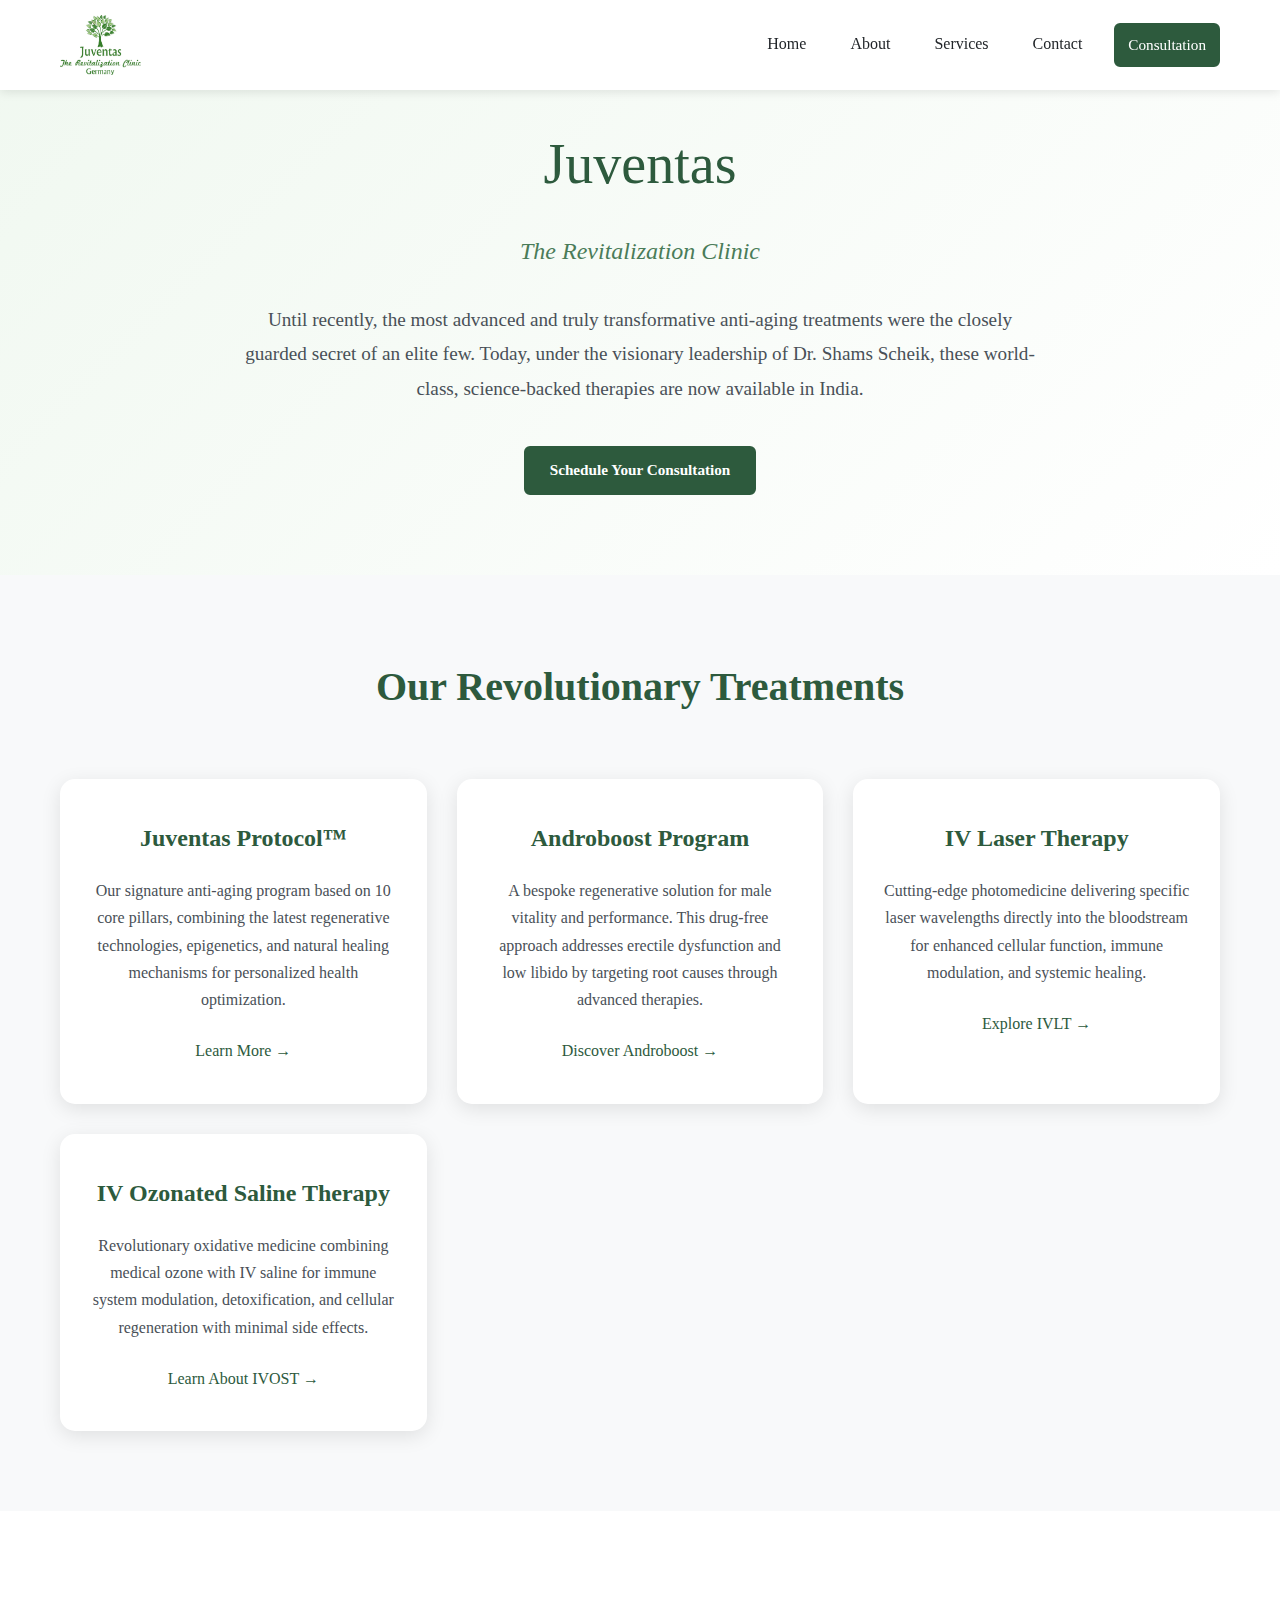
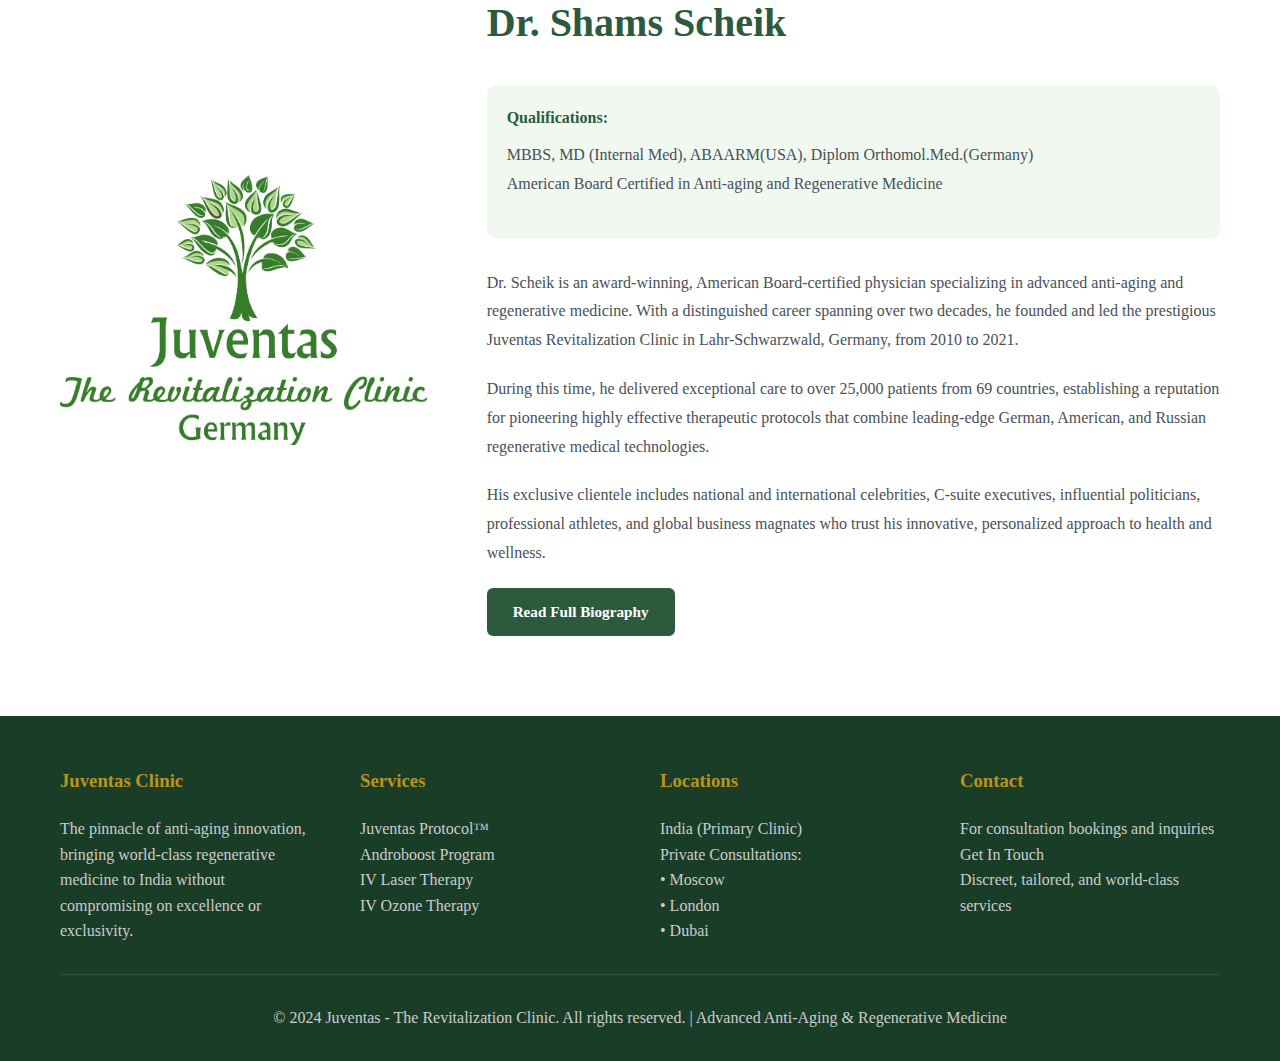
<file: index.html>
<!DOCTYPE html>
<html lang="en">
<head>
    <meta charset="UTF-8">
    <meta name="viewport" content="width=device-width, initial-scale=1.0">
    <title>Juventas - The Revitalization Clinic | Advanced Anti-Aging & Regenerative Medicine</title>
    <meta name="description" content="Juventas brings world-class German anti-aging and regenerative therapies to India. Led by Dr. Shams Scheik, offering personalized treatments for vitality and longevity.">
    <link rel="stylesheet" href="assets/css/main.css">
    <link rel="preconnect" href="https://fonts.googleapis.com">
    <link rel="preconnect" href="https://fonts.gstatic.com" crossorigin>
    <link href="https://fonts.googleapis.com/css2?family=Playfair+Display:wght@400;700&family=Source+Sans+Pro:wght@300;400;600&display=swap" rel="stylesheet">
</head>
<body>
    <!-- Header -->
    <header class="header">
        <div class="container">
            <div class="header-content">
                <img src="assets/images/juventas-logo.jpg" alt="Juventas Logo" class="logo">
                <div>
                    <button class="nav-toggle" aria-label="Toggle navigation">☰</button>
                    <nav class="nav">
                        <ul>
                            <li><a href="#home">Home</a></li>
                            <li><a href="about.html">About</a></li>
                            <li><a href="services/">Services</a></li>
                            <li><a href="contact.html">Contact</a></li>
                            <li><a href="contact.html" class="cta-button">Consultation</a></li>
                        </ul>
                    </nav>
                </div>
            </div>
        </div>
    </header>

    <!-- Hero Section -->
    <section id="home" class="hero">
        <div class="container">
            <h1>Juventas</h1>
            <p class="subtitle">The Revitalization Clinic</p>
            <p>Until recently, the most advanced and truly transformative anti-aging treatments were the closely guarded secret of an elite few. Today, under the visionary leadership of Dr. Shams Scheik, these world-class, science-backed therapies are now available in India.</p>
            <a href="contact.html" class="cta-button">Schedule Your Consultation</a>
        </div>
    </section>

    <!-- Services Section -->
    <section class="services">
        <div class="container">
            <h2>Our Revolutionary Treatments</h2>
            <div class="services-grid">
                <div class="service-card">
                    <h3>Juventas Protocol™</h3>
                    <p>Our signature anti-aging program based on 10 core pillars, combining the latest regenerative technologies, epigenetics, and natural healing mechanisms for personalized health optimization.</p>
                    <a href="services/" class="service-link">Learn More →</a>
                </div>
                
                <div class="service-card">
                    <h3>Androboost Program</h3>
                    <p>A bespoke regenerative solution for male vitality and performance. This drug-free approach addresses erectile dysfunction and low libido by targeting root causes through advanced therapies.</p>
                    <a href="services/androboost.html" class="service-link">Discover Androboost →</a>
                </div>
                
                <div class="service-card">
                    <h3>IV Laser Therapy</h3>
                    <p>Cutting-edge photomedicine delivering specific laser wavelengths directly into the bloodstream for enhanced cellular function, immune modulation, and systemic healing.</p>
                    <a href="services/iv-laser-therapy.html" class="service-link">Explore IVLT →</a>
                </div>
                
                <div class="service-card">
                    <h3>IV Ozonated Saline Therapy</h3>
                    <p>Revolutionary oxidative medicine combining medical ozone with IV saline for immune system modulation, detoxification, and cellular regeneration with minimal side effects.</p>
                    <a href="services/iv-ozone-therapy.html" class="service-link">Learn About IVOST →</a>
                </div>
            </div>
        </div>
    </section>

    <!-- About Section -->
    <section class="about">
        <div class="container">
            <div class="about-content">
                <div class="about-image">
                    <img src="assets/images/juventas-logo.jpg" alt="Dr. Shams Scheik" style="width: 100%; border-radius: 15px;">
                </div>
                <div class="about-text">
                    <h2>Dr. Shams Scheik</h2>
                    <div class="credentials">
                        <h4>Qualifications:</h4>
                        <p>MBBS, MD (Internal Med), ABAARM(USA), Diplom Orthomol.Med.(Germany)<br>
                        American Board Certified in Anti-aging and Regenerative Medicine</p>
                    </div>
                    <p>Dr. Scheik is an award-winning, American Board-certified physician specializing in advanced anti-aging and regenerative medicine. With a distinguished career spanning over two decades, he founded and led the prestigious Juventas Revitalization Clinic in Lahr-Schwarzwald, Germany, from 2010 to 2021.</p>
                    
                    <p>During this time, he delivered exceptional care to over 25,000 patients from 69 countries, establishing a reputation for pioneering highly effective therapeutic protocols that combine leading-edge German, American, and Russian regenerative medical technologies.</p>
                    
                    <p>His exclusive clientele includes national and international celebrities, C-suite executives, influential politicians, professional athletes, and global business magnates who trust his innovative, personalized approach to health and wellness.</p>
                    
                    <a href="about.html" class="cta-button">Read Full Biography</a>
                </div>
            </div>
        </div>
    </section>

    <!-- Footer -->
    <footer class="footer">
        <div class="container">
            <div class="footer-content">
                <div>
                    <h3>Juventas Clinic</h3>
                    <p>The pinnacle of anti-aging innovation, bringing world-class regenerative medicine to India without compromising on excellence or exclusivity.</p>
                </div>
                
                <div>
                    <h3>Services</h3>
                    <ul>
                        <li><a href="services/">Juventas Protocol™</a></li>
                        <li><a href="services/androboost.html">Androboost Program</a></li>
                        <li><a href="services/iv-laser-therapy.html">IV Laser Therapy</a></li>
                        <li><a href="services/iv-ozone-therapy.html">IV Ozone Therapy</a></li>
                    </ul>
                </div>
                
                <div>
                    <h3>Locations</h3>
                    <ul>
                        <li>India (Primary Clinic)</li>
                        <li>Private Consultations:</li>
                        <li>• Moscow</li>
                        <li>• London</li>
                        <li>• Dubai</li>
                    </ul>
                </div>
                
                <div>
                    <h3>Contact</h3>
                    <p>For consultation bookings and inquiries</p>
                    <p><a href="contact.html">Get In Touch</a></p>
                    <p>Discreet, tailored, and world-class services</p>
                </div>
            </div>
            
            <div class="footer-bottom">
                <p>&copy; 2024 Juventas - The Revitalization Clinic. All rights reserved. | Advanced Anti-Aging & Regenerative Medicine</p>
            </div>
        </div>
    </footer>

    <script src="assets/js/main.js"></script>
</body>
</html>
</file>
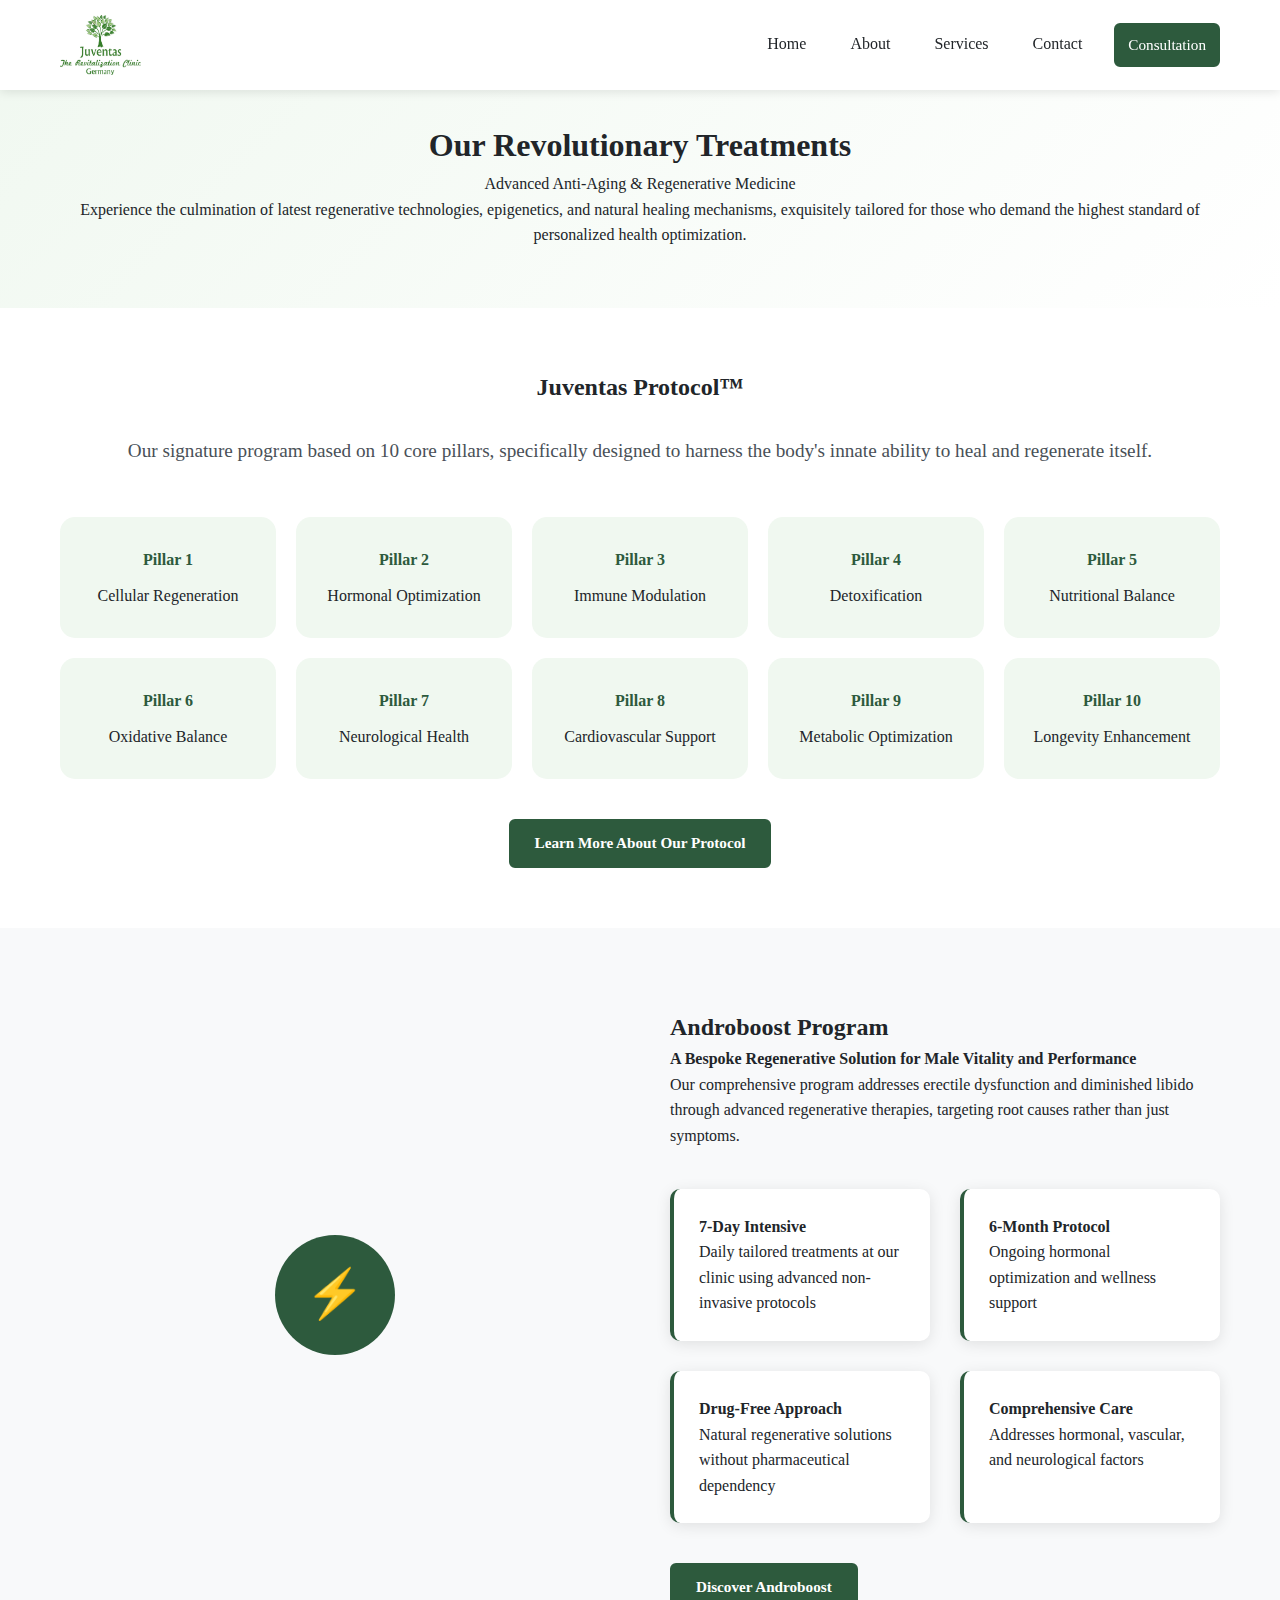
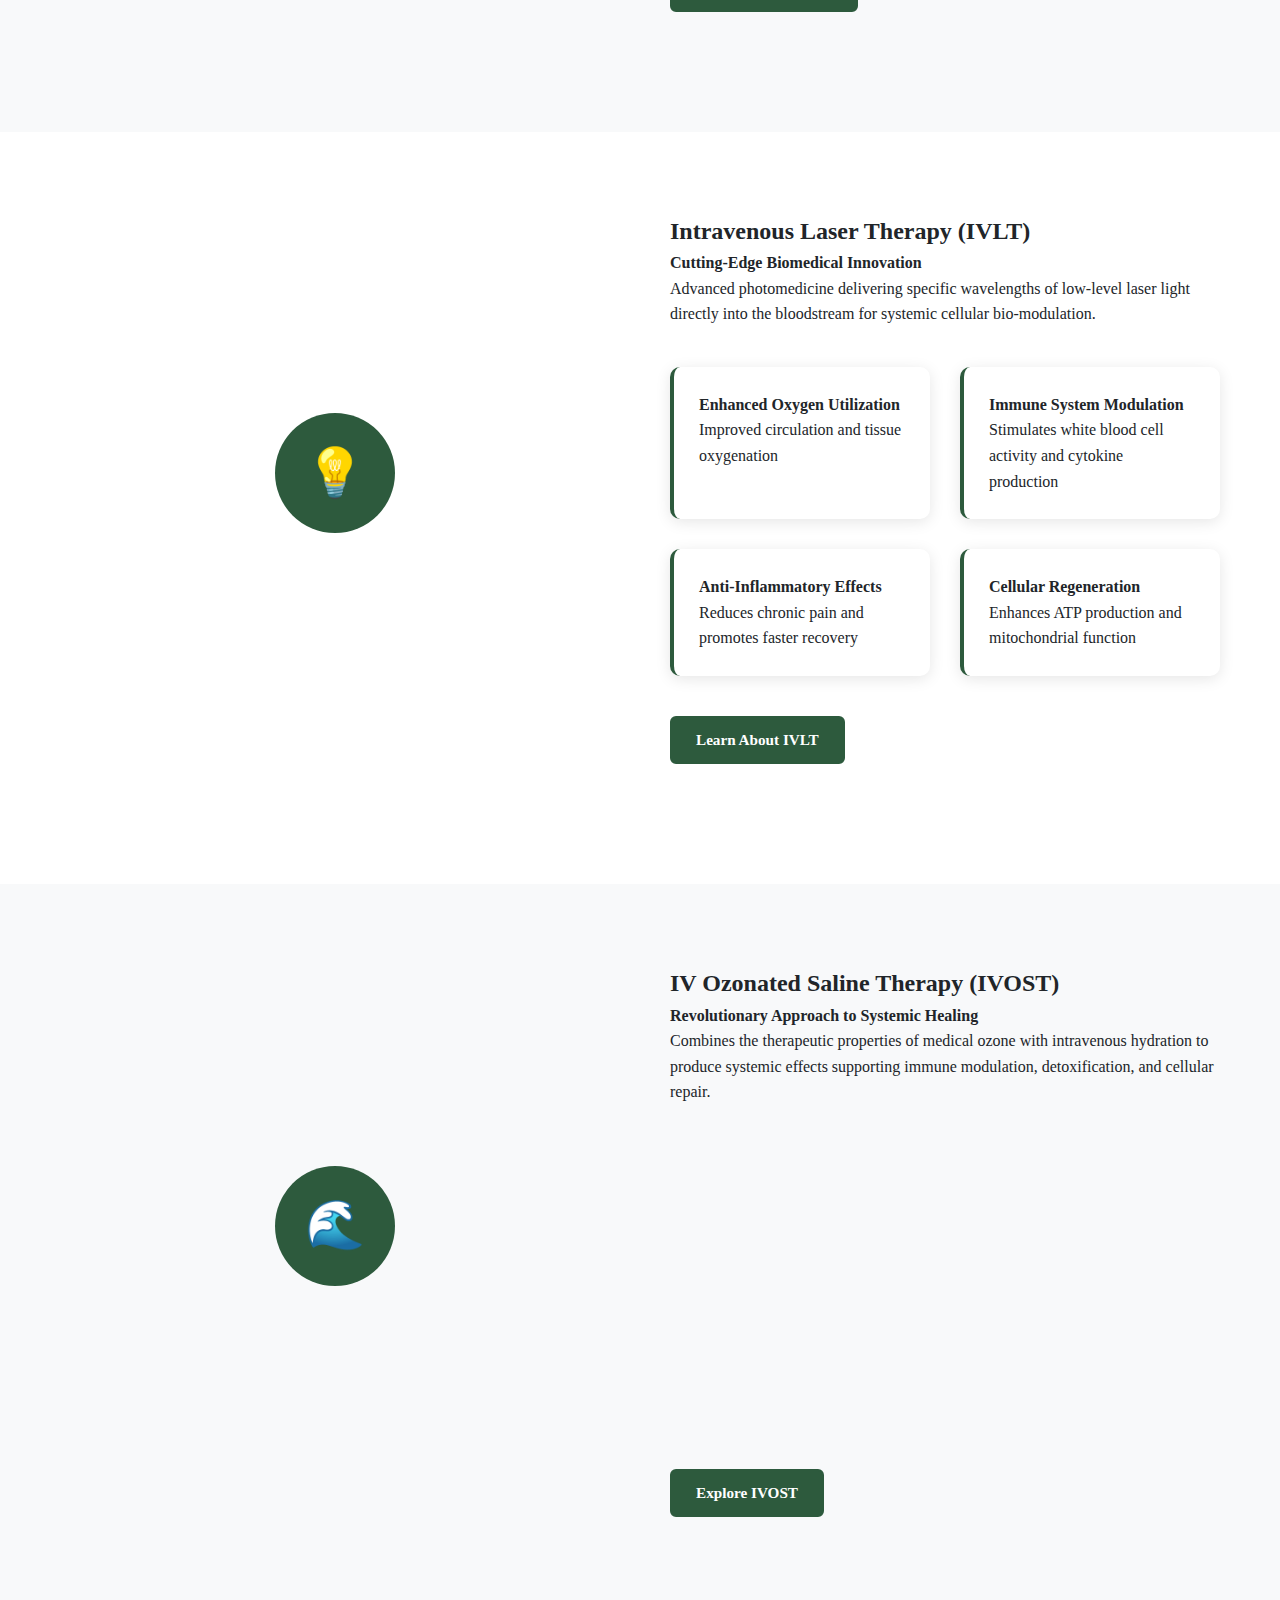
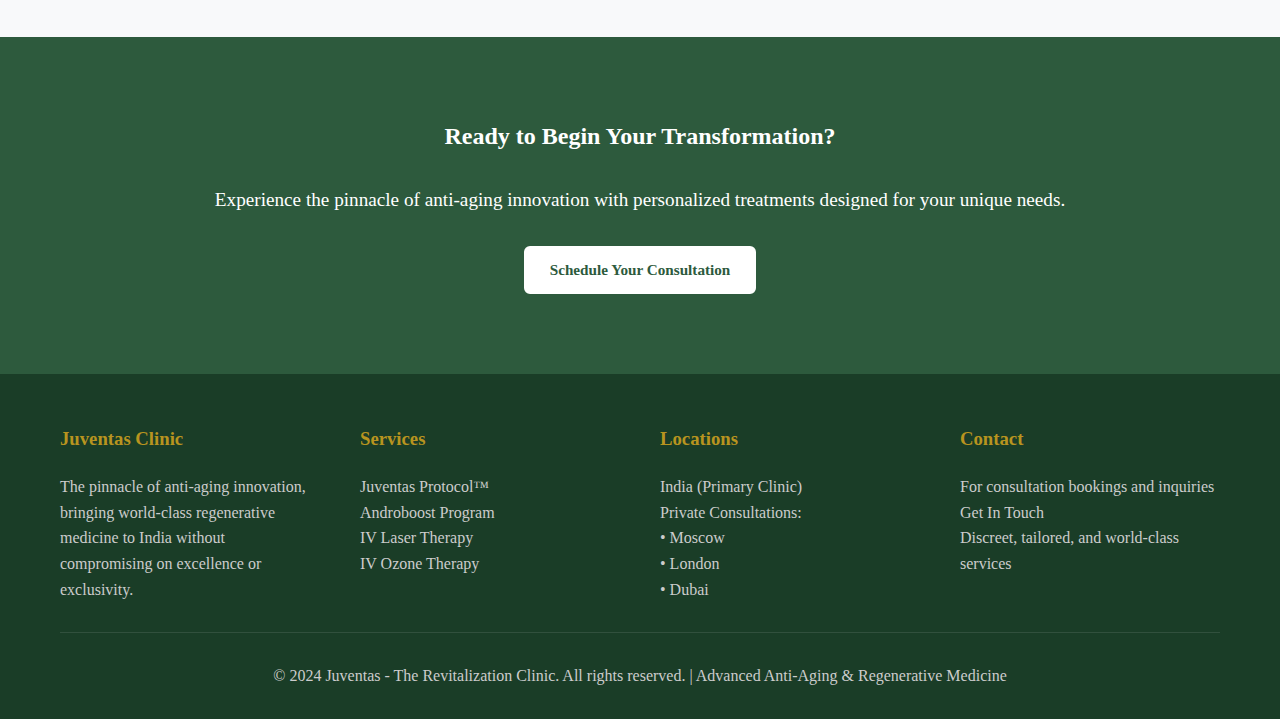
<file: services/index.html>
<!DOCTYPE html>
<html lang="en">
<head>
    <meta charset="UTF-8">
    <meta name="viewport" content="width=device-width, initial-scale=1.0">
    <title>Services | Juventas - Advanced Anti-Aging & Regenerative Medicine</title>
    <meta name="description" content="Discover Juventas' comprehensive range of advanced anti-aging and regenerative therapies, including the Juventas Protocol™, Androboost Program, and cutting-edge IV therapies.">
    <link rel="stylesheet" href="../assets/css/main.css">
</head>
<body>
    <!-- Header -->
    <header class="header">
        <div class="container">
            <div class="header-content">
                <img src="../assets/images/juventas-logo.jpg" alt="Juventas Logo" class="logo">
                <div>
                    <button class="nav-toggle" aria-label="Toggle navigation">☰</button>
                    <nav class="nav">
                        <ul>
                            <li><a href="../index.html">Home</a></li>
                            <li><a href="../about.html">About</a></li>
                            <li><a href="index.html">Services</a></li>
                            <li><a href="../contact.html">Contact</a></li>
                            <li><a href="../contact.html" class="cta-button">Consultation</a></li>
                        </ul>
                    </nav>
                </div>
            </div>
        </div>
    </header>

    <!-- Services Hero -->
    <section class="services-hero">
        <div class="container">
            <h1>Our Revolutionary Treatments</h1>
            <p class="subtitle">Advanced Anti-Aging & Regenerative Medicine</p>
            <p>Experience the culmination of latest regenerative technologies, epigenetics, and natural healing mechanisms, exquisitely tailored for those who demand the highest standard of personalized health optimization.</p>
        </div>
    </section>

    <!-- Juventas Protocol -->
    <section class="protocol-pillars">
        <div class="container">
            <h2 style="text-align: center; margin-bottom: 30px;">Juventas Protocol™</h2>
            <p style="text-align: center; margin-bottom: 50px; font-size: 1.2rem; color: var(--text-gray);">Our signature program based on 10 core pillars, specifically designed to harness the body's innate ability to heal and regenerate itself.</p>
            
            <div class="pillars-grid">
                <div class="pillar">
                    <h4>Pillar 1</h4>
                    <p>Cellular Regeneration</p>
                </div>
                <div class="pillar">
                    <h4>Pillar 2</h4>
                    <p>Hormonal Optimization</p>
                </div>
                <div class="pillar">
                    <h4>Pillar 3</h4>
                    <p>Immune Modulation</p>
                </div>
                <div class="pillar">
                    <h4>Pillar 4</h4>
                    <p>Detoxification</p>
                </div>
                <div class="pillar">
                    <h4>Pillar 5</h4>
                    <p>Nutritional Balance</p>
                </div>
                <div class="pillar">
                    <h4>Pillar 6</h4>
                    <p>Oxidative Balance</p>
                </div>
                <div class="pillar">
                    <h4>Pillar 7</h4>
                    <p>Neurological Health</p>
                </div>
                <div class="pillar">
                    <h4>Pillar 8</h4>
                    <p>Cardiovascular Support</p>
                </div>
                <div class="pillar">
                    <h4>Pillar 9</h4>
                    <p>Metabolic Optimization</p>
                </div>
                <div class="pillar">
                    <h4>Pillar 10</h4>
                    <p>Longevity Enhancement</p>
                </div>
            </div>
            
            <div style="text-align: center; margin-top: 40px;">
                <a href="../contact.html" class="cta-button">Learn More About Our Protocol</a>
            </div>
        </div>
    </section>

    <!-- Androboost Program -->
    <section class="service-detail">
        <div class="container">
            <div class="service-content">
                <div class="service-image">
                    <div class="service-icon">⚡</div>
                </div>
                <div class="service-text">
                    <h2>Androboost Program</h2>
                    <p><strong>A Bespoke Regenerative Solution for Male Vitality and Performance</strong></p>
                    <p>Our comprehensive program addresses erectile dysfunction and diminished libido through advanced regenerative therapies, targeting root causes rather than just symptoms.</p>
                    
                    <div class="benefits-grid">
                        <div class="benefit-card">
                            <h4>7-Day Intensive</h4>
                            <p>Daily tailored treatments at our clinic using advanced non-invasive protocols</p>
                        </div>
                        <div class="benefit-card">
                            <h4>6-Month Protocol</h4>
                            <p>Ongoing hormonal optimization and wellness support</p>
                        </div>
                        <div class="benefit-card">
                            <h4>Drug-Free Approach</h4>
                            <p>Natural regenerative solutions without pharmaceutical dependency</p>
                        </div>
                        <div class="benefit-card">
                            <h4>Comprehensive Care</h4>
                            <p>Addresses hormonal, vascular, and neurological factors</p>
                        </div>
                    </div>
                    
                    <a href="androboost.html" class="cta-button">Discover Androboost</a>
                </div>
            </div>
        </div>
    </section>

    <!-- IV Laser Therapy -->
    <section class="service-detail">
        <div class="container">
            <div class="service-content service-reverse">
                <div class="service-image">
                    <div class="service-icon">💡</div>
                </div>
                <div class="service-text">
                    <h2>Intravenous Laser Therapy (IVLT)</h2>
                    <p><strong>Cutting-Edge Biomedical Innovation</strong></p>
                    <p>Advanced photomedicine delivering specific wavelengths of low-level laser light directly into the bloodstream for systemic cellular bio-modulation.</p>
                    
                    <div class="benefits-grid">
                        <div class="benefit-card">
                            <h4>Enhanced Oxygen Utilization</h4>
                            <p>Improved circulation and tissue oxygenation</p>
                        </div>
                        <div class="benefit-card">
                            <h4>Immune System Modulation</h4>
                            <p>Stimulates white blood cell activity and cytokine production</p>
                        </div>
                        <div class="benefit-card">
                            <h4>Anti-Inflammatory Effects</h4>
                            <p>Reduces chronic pain and promotes faster recovery</p>
                        </div>
                        <div class="benefit-card">
                            <h4>Cellular Regeneration</h4>
                            <p>Enhances ATP production and mitochondrial function</p>
                        </div>
                    </div>
                    
                    <a href="iv-laser-therapy.html" class="cta-button">Learn About IVLT</a>
                </div>
            </div>
        </div>
    </section>

    <!-- IV Ozonated Saline Therapy -->
    <section class="service-detail">
        <div class="container">
            <div class="service-content">
                <div class="service-image">
                    <div class="service-icon">🌊</div>
                </div>
                <div class="service-text">
                    <h2>IV Ozonated Saline Therapy (IVOST)</h2>
                    <p><strong>Revolutionary Approach to Systemic Healing</strong></p>
                    <p>Combines the therapeutic properties of medical ozone with intravenous hydration to produce systemic effects supporting immune modulation, detoxification, and cellular repair.</p>
                    
                    <div class="benefits-grid">
                        <div class="benefit-card">
                            <h4>Immune Modulation</h4>
                            <p>Balances and strengthens immune system responses</p>
                        </div>
                        <div class="benefit-card">
                            <h4>Detoxification</h4>
                            <p>Enhances liver function and toxin elimination</p>
                        </div>
                        <div class="benefit-card">
                            <h4>Antimicrobial Action</h4>
                            <p>Direct virucidal, bactericidal, and fungicidal effects</p>
                        </div>
                        <div class="benefit-card">
                            <h4>Cardiovascular Health</h4>
                            <p>Improves blood flow and endothelial function</p>
                        </div>
                    </div>
                    
                    <a href="iv-ozone-therapy.html" class="cta-button">Explore IVOST</a>
                </div>
            </div>
        </div>
    </section>

    <!-- Call to Action -->
    <section style="background: var(--primary-green); color: white; padding: 80px 0; text-align: center;">
        <div class="container">
            <h2>Ready to Begin Your Transformation?</h2>
            <p style="font-size: 1.2rem; margin: 30px 0;">Experience the pinnacle of anti-aging innovation with personalized treatments designed for your unique needs.</p>
            <a href="../contact.html" class="cta-button" style="background: white; color: var(--primary-green); border-color: white;">Schedule Your Consultation</a>
        </div>
    </section>

    <!-- Footer -->
    <footer class="footer">
        <div class="container">
            <div class="footer-content">
                <div>
                    <h3>Juventas Clinic</h3>
                    <p>The pinnacle of anti-aging innovation, bringing world-class regenerative medicine to India without compromising on excellence or exclusivity.</p>
                </div>
                
                <div>
                    <h3>Services</h3>
                    <ul>
                        <li><a href="index.html">Juventas Protocol™</a></li>
                        <li><a href="androboost.html">Androboost Program</a></li>
                        <li><a href="iv-laser-therapy.html">IV Laser Therapy</a></li>
                        <li><a href="iv-ozone-therapy.html">IV Ozone Therapy</a></li>
                    </ul>
                </div>
                
                <div>
                    <h3>Locations</h3>
                    <ul>
                        <li>India (Primary Clinic)</li>
                        <li>Private Consultations:</li>
                        <li>• Moscow</li>
                        <li>• London</li>
                        <li>• Dubai</li>
                    </ul>
                </div>
                
                <div>
                    <h3>Contact</h3>
                    <p>For consultation bookings and inquiries</p>
                    <p><a href="../contact.html">Get In Touch</a></p>
                    <p>Discreet, tailored, and world-class services</p>
                </div>
            </div>
            
            <div class="footer-bottom">
                <p>&copy; 2024 Juventas - The Revitalization Clinic. All rights reserved. | Advanced Anti-Aging & Regenerative Medicine</p>
            </div>
        </div>
    </footer>

    <script src="../assets/js/main.js"></script>
</body>
</html>
</file>
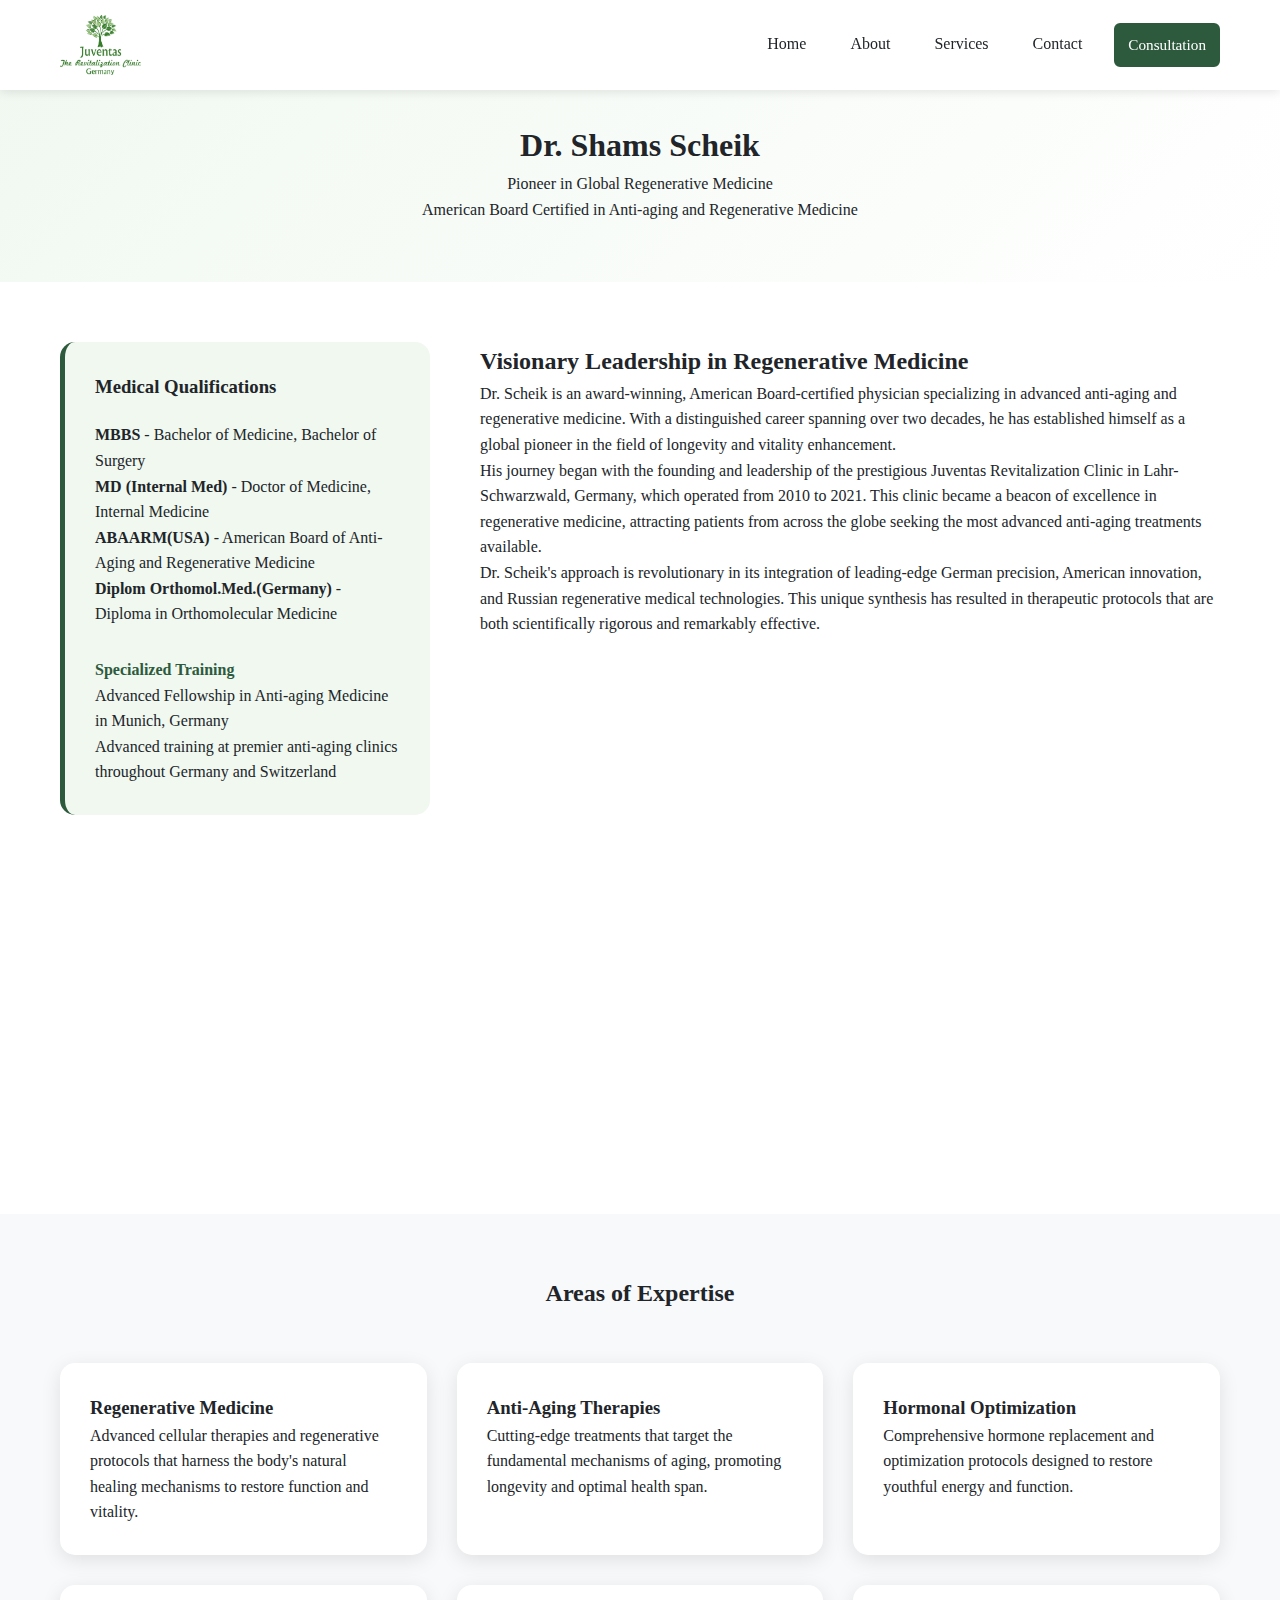
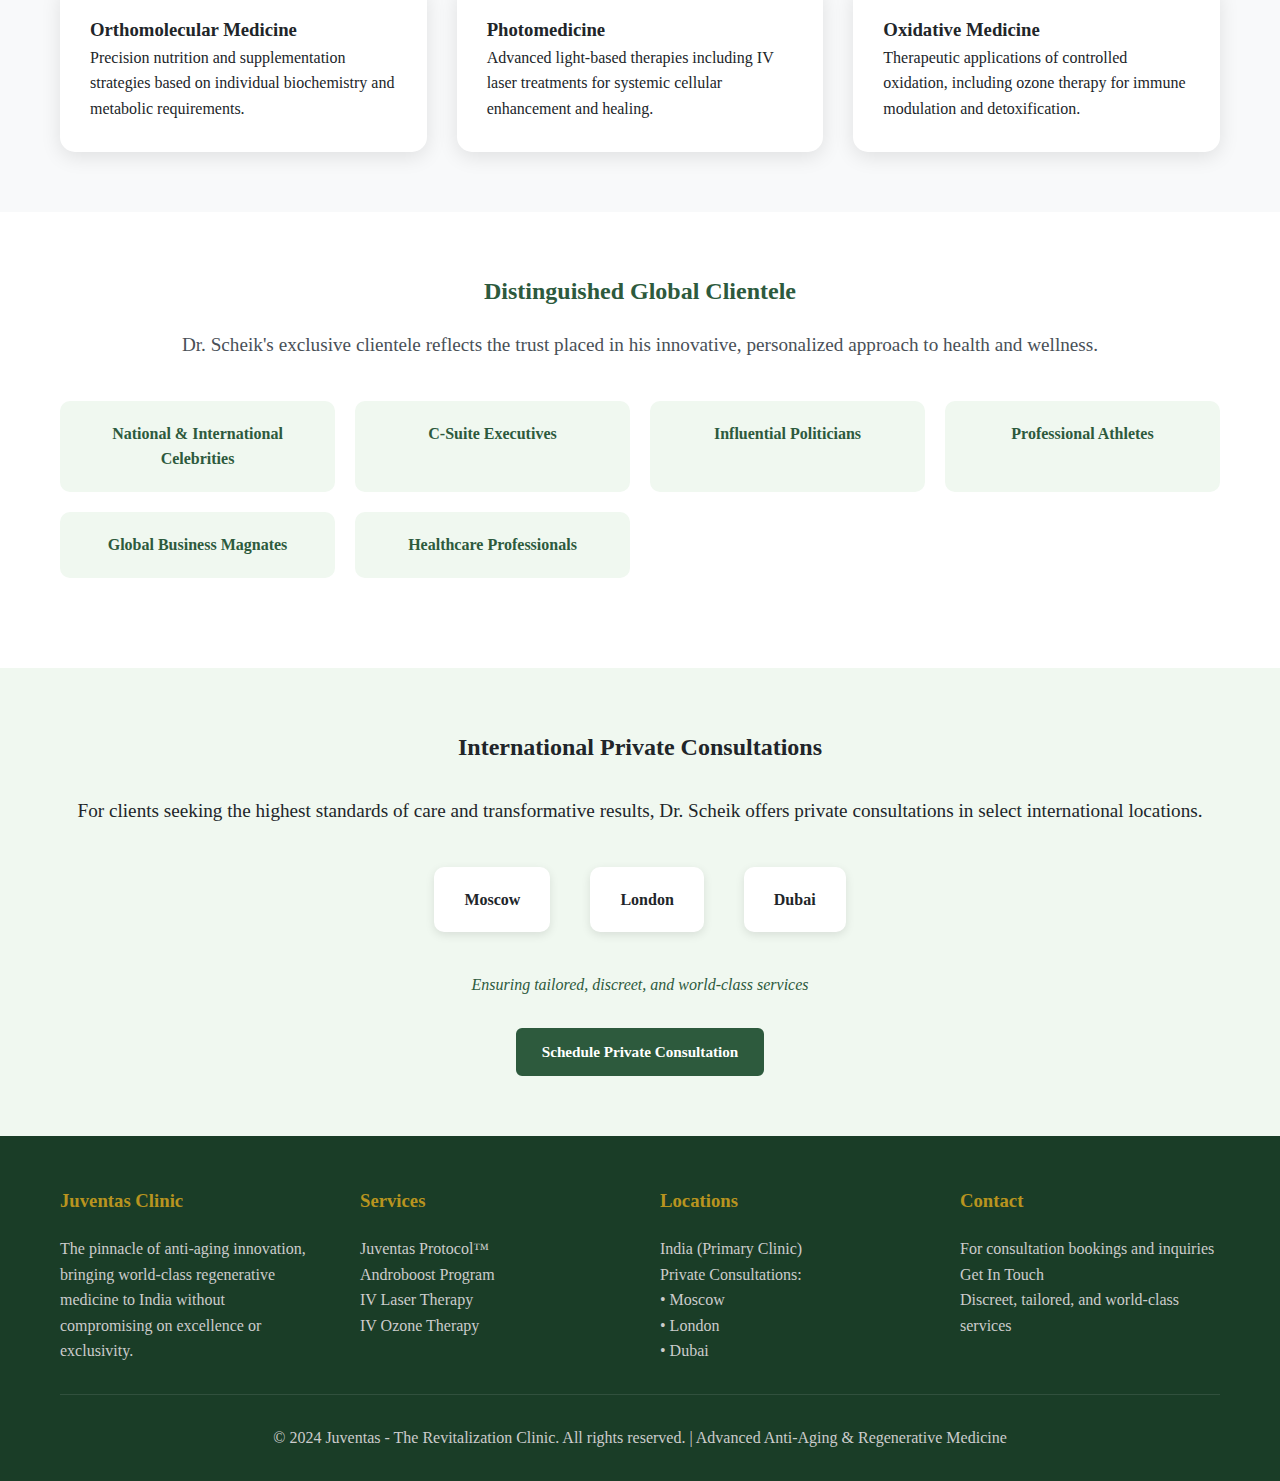
<file: about.html>
<!DOCTYPE html>
<html lang="en">
<head>
    <meta charset="UTF-8">
    <meta name="viewport" content="width=device-width, initial-scale=1.0">
    <title>About Dr. Shams Scheik | Juventas - The Revitalization Clinic</title>
    <meta name="description" content="Learn about Dr. Shams Scheik, American Board-certified physician specializing in advanced anti-aging and regenerative medicine. Over 25,000 patients treated from 69 countries.">
    <link rel="stylesheet" href="assets/css/main.css">
</head>
<body>
    <!-- Header -->
    <header class="header">
        <div class="container">
            <div class="header-content">
                <img src="assets/images/juventas-logo.jpg" alt="Juventas Logo" class="logo">
                <div>
                    <button class="nav-toggle" aria-label="Toggle navigation">☰</button>
                    <nav class="nav">
                        <ul>
                            <li><a href="index.html">Home</a></li>
                            <li><a href="about.html">About</a></li>
                            <li><a href="services/">Services</a></li>
                            <li><a href="contact.html">Contact</a></li>
                            <li><a href="contact.html" class="cta-button">Consultation</a></li>
                        </ul>
                    </nav>
                </div>
            </div>
        </div>
    </header>

    <!-- About Hero -->
    <section class="about-hero">
        <div class="container">
            <h1>Dr. Shams Scheik</h1>
            <p class="subtitle">Pioneer in Global Regenerative Medicine</p>
            <p>American Board Certified in Anti-aging and Regenerative Medicine</p>
        </div>
    </section>

    <!-- Detailed About -->
    <section class="about-detailed">
        <div class="container">
            <div class="about-grid">
                <div class="credentials-box">
                    <h3>Medical Qualifications</h3>
                    <ul style="list-style: none; padding: 0; margin-top: 20px;">
                        <li><strong>MBBS</strong> - Bachelor of Medicine, Bachelor of Surgery</li>
                        <li><strong>MD (Internal Med)</strong> - Doctor of Medicine, Internal Medicine</li>
                        <li><strong>ABAARM(USA)</strong> - American Board of Anti-Aging and Regenerative Medicine</li>
                        <li><strong>Diplom Orthomol.Med.(Germany)</strong> - Diploma in Orthomolecular Medicine</li>
                    </ul>
                    
                    <h4 style="margin-top: 30px; color: var(--primary-green);">Specialized Training</h4>
                    <p>Advanced Fellowship in Anti-aging Medicine in Munich, Germany</p>
                    <p>Advanced training at premier anti-aging clinics throughout Germany and Switzerland</p>
                </div>
                
                <div>
                    <h2>Visionary Leadership in Regenerative Medicine</h2>
                    <p>Dr. Scheik is an award-winning, American Board-certified physician specializing in advanced anti-aging and regenerative medicine. With a distinguished career spanning over two decades, he has established himself as a global pioneer in the field of longevity and vitality enhancement.</p>
                    
                    <p>His journey began with the founding and leadership of the prestigious Juventas Revitalization Clinic in Lahr-Schwarzwald, Germany, which operated from 2010 to 2021. This clinic became a beacon of excellence in regenerative medicine, attracting patients from across the globe seeking the most advanced anti-aging treatments available.</p>
                    
                    <p>Dr. Scheik's approach is revolutionary in its integration of leading-edge German precision, American innovation, and Russian regenerative medical technologies. This unique synthesis has resulted in therapeutic protocols that are both scientifically rigorous and remarkably effective.</p>
                </div>
            </div>
            
            <div class="experience-stats">
                <div class="stat-card">
                    <span class="stat-number">25,000+</span>
                    <p>Patients Treated</p>
                </div>
                <div class="stat-card">
                    <span class="stat-number">69</span>
                    <p>Countries Served</p>
                </div>
                <div class="stat-card">
                    <span class="stat-number">20+</span>
                    <p>Years Experience</p>
                </div>
                <div class="stat-card">
                    <span class="stat-number">2010-2021</span>
                    <p>Germany Clinic</p>
                </div>
            </div>
        </div>
    </section>

    <!-- Expertise Areas -->
    <section class="expertise-areas">
        <div class="container">
            <h2 style="text-align: center; margin-bottom: 50px;">Areas of Expertise</h2>
            <div class="expertise-grid">
                <div class="expertise-card">
                    <h3>Regenerative Medicine</h3>
                    <p>Advanced cellular therapies and regenerative protocols that harness the body's natural healing mechanisms to restore function and vitality.</p>
                </div>
                
                <div class="expertise-card">
                    <h3>Anti-Aging Therapies</h3>
                    <p>Cutting-edge treatments that target the fundamental mechanisms of aging, promoting longevity and optimal health span.</p>
                </div>
                
                <div class="expertise-card">
                    <h3>Hormonal Optimization</h3>
                    <p>Comprehensive hormone replacement and optimization protocols designed to restore youthful energy and function.</p>
                </div>
                
                <div class="expertise-card">
                    <h3>Orthomolecular Medicine</h3>
                    <p>Precision nutrition and supplementation strategies based on individual biochemistry and metabolic requirements.</p>
                </div>
                
                <div class="expertise-card">
                    <h3>Photomedicine</h3>
                    <p>Advanced light-based therapies including IV laser treatments for systemic cellular enhancement and healing.</p>
                </div>
                
                <div class="expertise-card">
                    <h3>Oxidative Medicine</h3>
                    <p>Therapeutic applications of controlled oxidation, including ozone therapy for immune modulation and detoxification.</p>
                </div>
            </div>
        </div>
    </section>

    <!-- Distinguished Clientele -->
    <section class="clientele">
        <div class="container">
            <h2 style="text-align: center; color: var(--primary-green);">Distinguished Global Clientele</h2>
            <p style="text-align: center; margin: 20px 0 40px; font-size: 1.2rem; color: var(--text-gray);">Dr. Scheik's exclusive clientele reflects the trust placed in his innovative, personalized approach to health and wellness.</p>
            
            <ul class="clientele-list">
                <li class="clientele-item">National & International Celebrities</li>
                <li class="clientele-item">C-Suite Executives</li>
                <li class="clientele-item">Influential Politicians</li>
                <li class="clientele-item">Professional Athletes</li>
                <li class="clientele-item">Global Business Magnates</li>
                <li class="clientele-item">Healthcare Professionals</li>
            </ul>
        </div>
    </section>

    <!-- International Consultations -->
    <section style="background: var(--light-green); padding: 60px 0;">
        <div class="container">
            <div style="text-align: center;">
                <h2>International Private Consultations</h2>
                <p style="margin: 30px 0; font-size: 1.2rem;">For clients seeking the highest standards of care and transformative results, Dr. Scheik offers private consultations in select international locations.</p>
                
                <div style="display: flex; justify-content: center; gap: 40px; margin: 40px 0; flex-wrap: wrap;">
                    <div style="background: var(--white); padding: 20px 30px; border-radius: 10px; box-shadow: 0 3px 10px rgba(0,0,0,0.1);">
                        <strong>Moscow</strong>
                    </div>
                    <div style="background: var(--white); padding: 20px 30px; border-radius: 10px; box-shadow: 0 3px 10px rgba(0,0,0,0.1);">
                        <strong>London</strong>
                    </div>
                    <div style="background: var(--white); padding: 20px 30px; border-radius: 10px; box-shadow: 0 3px 10px rgba(0,0,0,0.1);">
                        <strong>Dubai</strong>
                    </div>
                </div>
                
                <p style="font-style: italic; color: var(--primary-green);">Ensuring tailored, discreet, and world-class services</p>
                
                <a href="contact.html" class="cta-button" style="margin-top: 30px;">Schedule Private Consultation</a>
            </div>
        </div>
    </section>

    <!-- Footer -->
    <footer class="footer">
        <div class="container">
            <div class="footer-content">
                <div>
                    <h3>Juventas Clinic</h3>
                    <p>The pinnacle of anti-aging innovation, bringing world-class regenerative medicine to India without compromising on excellence or exclusivity.</p>
                </div>
                
                <div>
                    <h3>Services</h3>
                    <ul>
                        <li><a href="services/">Juventas Protocol™</a></li>
                        <li><a href="services/androboost.html">Androboost Program</a></li>
                        <li><a href="services/iv-laser-therapy.html">IV Laser Therapy</a></li>
                        <li><a href="services/iv-ozone-therapy.html">IV Ozone Therapy</a></li>
                    </ul>
                </div>
                
                <div>
                    <h3>Locations</h3>
                    <ul>
                        <li>India (Primary Clinic)</li>
                        <li>Private Consultations:</li>
                        <li>• Moscow</li>
                        <li>• London</li>
                        <li>• Dubai</li>
                    </ul>
                </div>
                
                <div>
                    <h3>Contact</h3>
                    <p>For consultation bookings and inquiries</p>
                    <p><a href="contact.html">Get In Touch</a></p>
                    <p>Discreet, tailored, and world-class services</p>
                </div>
            </div>
            
            <div class="footer-bottom">
                <p>&copy; 2024 Juventas - The Revitalization Clinic. All rights reserved. | Advanced Anti-Aging & Regenerative Medicine</p>
            </div>
        </div>
    </footer>

    <script src="assets/js/main.js"></script>
</body>
</html>
</file>
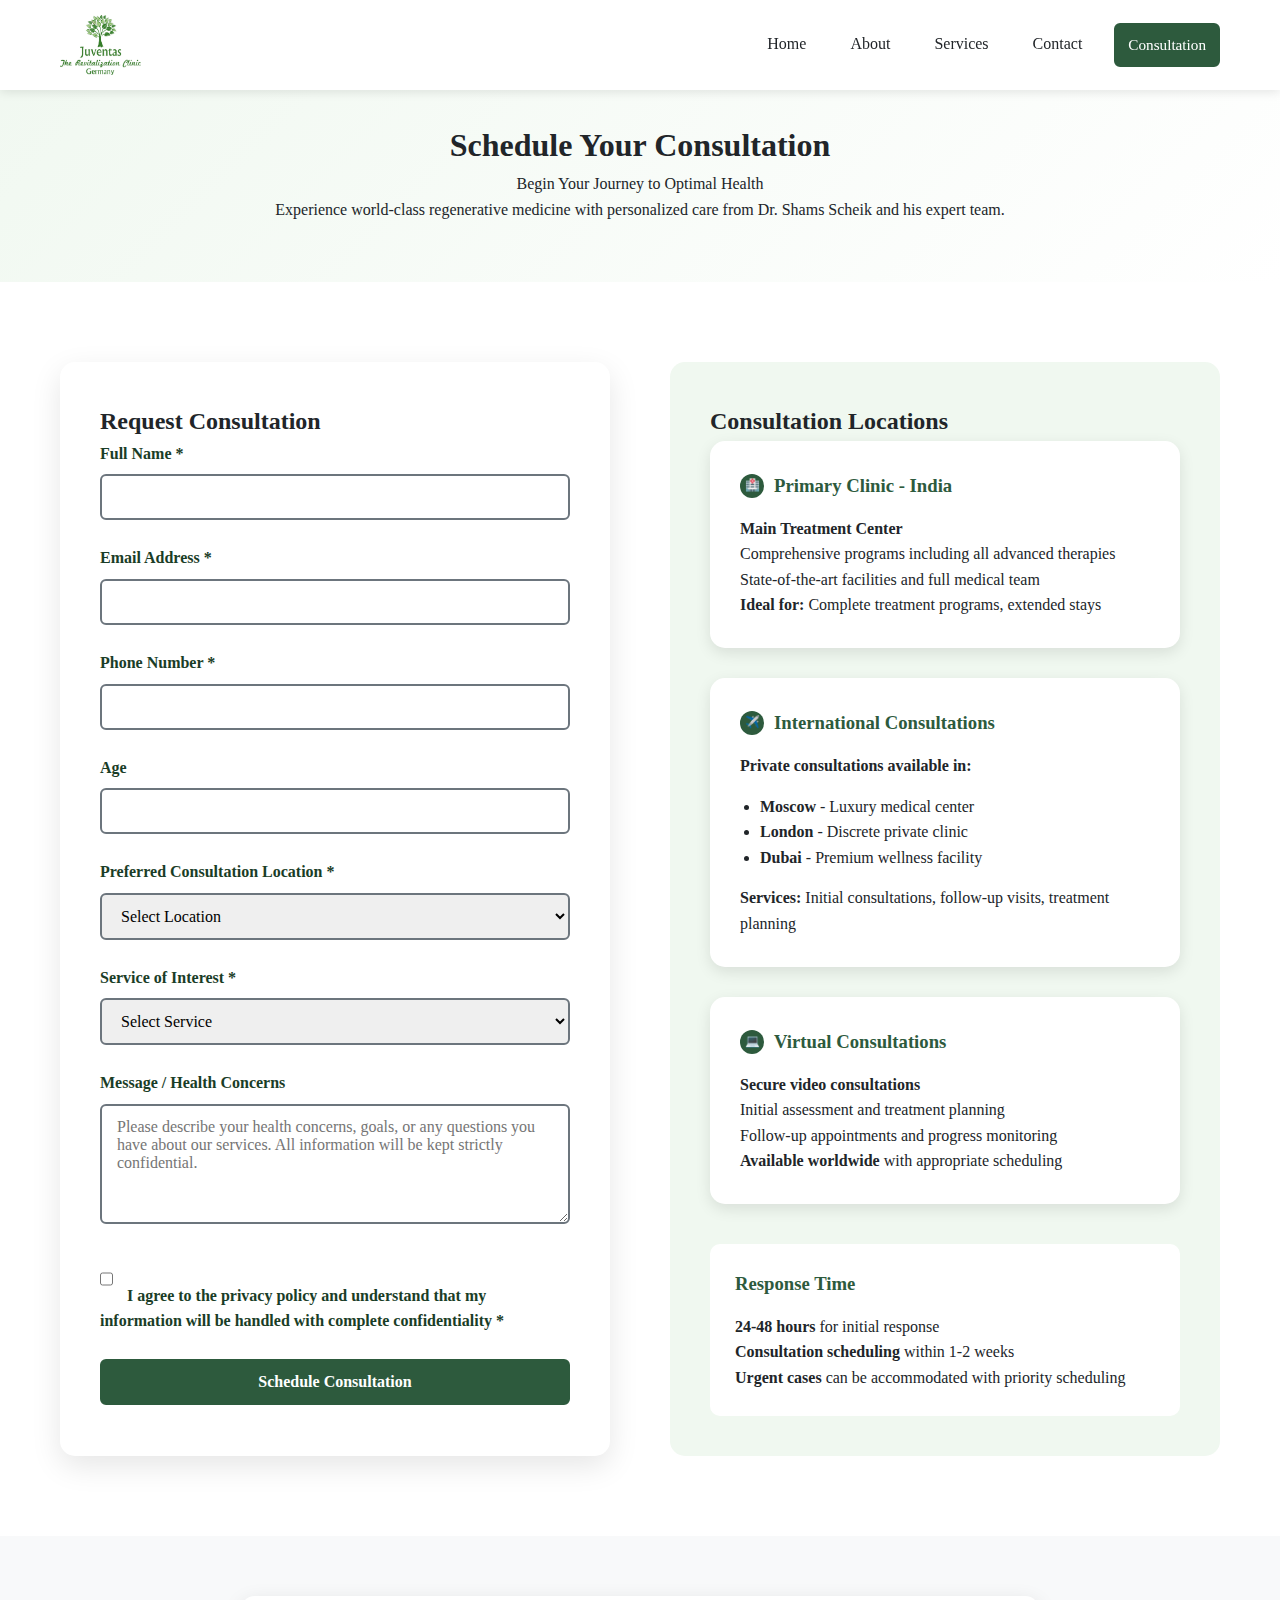
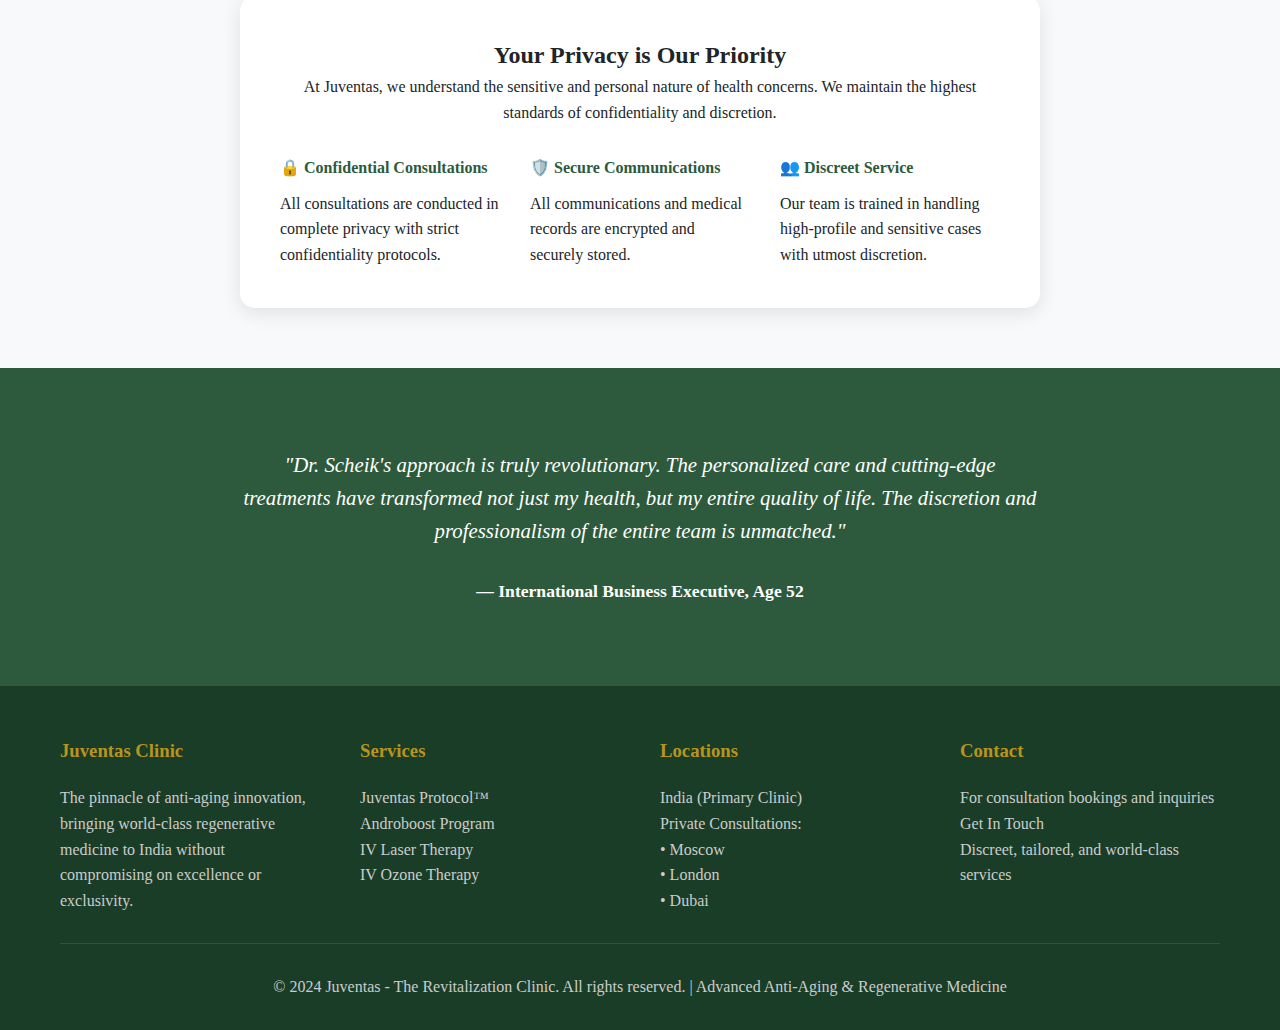
<file: contact.html>
<!DOCTYPE html>
<html lang="en">
<head>
    <meta charset="UTF-8">
    <meta name="viewport" content="width=device-width, initial-scale=1.0">
    <title>Contact & Consultation Booking | Juventas - The Revitalization Clinic</title>
    <meta name="description" content="Schedule your consultation with Dr. Shams Scheik. Private consultations available in India, Moscow, London, and Dubai. Discreet, personalized service.">
    <link rel="stylesheet" href="assets/css/main.css">
</head>
<body>
    <!-- Header -->
    <header class="header">
        <div class="container">
            <div class="header-content">
                <img src="assets/images/juventas-logo.jpg" alt="Juventas Logo" class="logo">
                <div>
                    <button class="nav-toggle" aria-label="Toggle navigation">☰</button>
                    <nav class="nav">
                        <ul>
                            <li><a href="index.html">Home</a></li>
                            <li><a href="about.html">About</a></li>
                            <li><a href="services/">Services</a></li>
                            <li><a href="contact.html">Contact</a></li>
                            <li><a href="contact.html" class="cta-button">Consultation</a></li>
                        </ul>
                    </nav>
                </div>
            </div>
        </div>
    </header>

    <!-- Contact Hero -->
    <section class="contact-hero">
        <div class="container">
            <h1>Schedule Your Consultation</h1>
            <p class="subtitle">Begin Your Journey to Optimal Health</p>
            <p>Experience world-class regenerative medicine with personalized care from Dr. Shams Scheik and his expert team.</p>
        </div>
    </section>

    <!-- Contact Content -->
    <section class="contact-content">
        <div class="container">
            <div class="contact-grid">
                <!-- Contact Form -->
                <div class="contact-form">
                    <h2>Request Consultation</h2>
                    <div class="success-message" id="successMessage">
                        Thank you for your inquiry. We will contact you within 24 hours to schedule your consultation.
                    </div>
                    <div class="error-message" id="errorMessage">
                        Please fill in all required fields correctly.
                    </div>
                    
                    <form id="consultationForm">
                        <div class="form-group">
                            <label for="name">Full Name *</label>
                            <input type="text" id="name" name="name" required>
                        </div>
                        
                        <div class="form-group">
                            <label for="email">Email Address *</label>
                            <input type="email" id="email" name="email" required>
                        </div>
                        
                        <div class="form-group">
                            <label for="phone">Phone Number *</label>
                            <input type="tel" id="phone" name="phone" required>
                        </div>
                        
                        <div class="form-group">
                            <label for="age">Age</label>
                            <input type="number" id="age" name="age" min="18" max="100">
                        </div>
                        
                        <div class="form-group">
                            <label for="location">Preferred Consultation Location *</label>
                            <select id="location" name="location" required>
                                <option value="">Select Location</option>
                                <option value="india">India (Primary Clinic)</option>
                                <option value="moscow">Moscow (Private Consultation)</option>
                                <option value="london">London (Private Consultation)</option>
                                <option value="dubai">Dubai (Private Consultation)</option>
                                <option value="virtual">Virtual Consultation</option>
                            </select>
                        </div>
                        
                        <div class="form-group">
                            <label for="service">Service of Interest *</label>
                            <select id="service" name="service" required>
                                <option value="">Select Service</option>
                                <option value="juventas-protocol">Juventas Protocol™</option>
                                <option value="androboost">Androboost Program</option>
                                <option value="iv-laser">IV Laser Therapy</option>
                                <option value="iv-ozone">IV Ozone Therapy</option>
                                <option value="general-consultation">General Consultation</option>
                                <option value="other">Other</option>
                            </select>
                        </div>
                        
                        <div class="form-group">
                            <label for="message">Message / Health Concerns</label>
                            <textarea id="message" name="message" placeholder="Please describe your health concerns, goals, or any questions you have about our services. All information will be kept strictly confidential."></textarea>
                        </div>
                        
                        <div class="form-group">
                            <label>
                                <input type="checkbox" id="privacy" name="privacy" required style="width: auto; margin-right: 10px;">
                                I agree to the privacy policy and understand that my information will be handled with complete confidentiality *
                            </label>
                        </div>
                        
                        <button type="submit" class="form-submit">Schedule Consultation</button>
                    </form>
                </div>
                
                <!-- Contact Information -->
                <div class="contact-info">
                    <h2>Consultation Locations</h2>
                    
                    <div class="location-card">
                        <h3><span class="location-icon">🏥</span>Primary Clinic - India</h3>
                        <p><strong>Main Treatment Center</strong></p>
                        <p>Comprehensive programs including all advanced therapies</p>
                        <p>State-of-the-art facilities and full medical team</p>
                        <p><strong>Ideal for:</strong> Complete treatment programs, extended stays</p>
                    </div>
                    
                    <div class="location-card">
                        <h3><span class="location-icon">✈️</span>International Consultations</h3>
                        <p><strong>Private consultations available in:</strong></p>
                        <ul style="margin: 15px 0; padding-left: 20px;">
                            <li><strong>Moscow</strong> - Luxury medical center</li>
                            <li><strong>London</strong> - Discrete private clinic</li>
                            <li><strong>Dubai</strong> - Premium wellness facility</li>
                        </ul>
                        <p><strong>Services:</strong> Initial consultations, follow-up visits, treatment planning</p>
                    </div>
                    
                    <div class="location-card">
                        <h3><span class="location-icon">💻</span>Virtual Consultations</h3>
                        <p><strong>Secure video consultations</strong></p>
                        <p>Initial assessment and treatment planning</p>
                        <p>Follow-up appointments and progress monitoring</p>
                        <p><strong>Available worldwide</strong> with appropriate scheduling</p>
                    </div>
                    
                    <div style="margin-top: 40px; padding: 25px; background: var(--white); border-radius: 10px;">
                        <h3 style="color: var(--primary-green); margin-bottom: 15px;">Response Time</h3>
                        <p><strong>24-48 hours</strong> for initial response</p>
                        <p><strong>Consultation scheduling</strong> within 1-2 weeks</p>
                        <p><strong>Urgent cases</strong> can be accommodated with priority scheduling</p>
                    </div>
                </div>
            </div>
        </div>
    </section>

    <!-- Privacy Notice -->
    <section class="privacy-notice">
        <div class="container">
            <div class="privacy-card">
                <h2>Your Privacy is Our Priority</h2>
                <p style="margin-bottom: 30px;">At Juventas, we understand the sensitive and personal nature of health concerns. We maintain the highest standards of confidentiality and discretion.</p>
                
                <div style="display: grid; grid-template-columns: repeat(auto-fit, minmax(200px, 1fr)); gap: 30px; text-align: left;">
                    <div>
                        <h4 style="color: var(--primary-green); margin-bottom: 10px;">🔒 Confidential Consultations</h4>
                        <p>All consultations are conducted in complete privacy with strict confidentiality protocols.</p>
                    </div>
                    
                    <div>
                        <h4 style="color: var(--primary-green); margin-bottom: 10px;">🛡️ Secure Communications</h4>
                        <p>All communications and medical records are encrypted and securely stored.</p>
                    </div>
                    
                    <div>
                        <h4 style="color: var(--primary-green); margin-bottom: 10px;">👥 Discreet Service</h4>
                        <p>Our team is trained in handling high-profile and sensitive cases with utmost discretion.</p>
                    </div>
                </div>
            </div>
        </div>
    </section>

    <!-- Testimonial -->
    <section class="testimonial">
        <div class="container">
            <div class="testimonial-content">
                <blockquote>
                    "Dr. Scheik's approach is truly revolutionary. The personalized care and cutting-edge treatments have transformed not just my health, but my entire quality of life. The discretion and professionalism of the entire team is unmatched."
                </blockquote>
                <div class="testimonial-author">
                    — International Business Executive, Age 52
                </div>
            </div>
        </div>
    </section>

    <!-- Footer -->
    <footer class="footer">
        <div class="container">
            <div class="footer-content">
                <div>
                    <h3>Juventas Clinic</h3>
                    <p>The pinnacle of anti-aging innovation, bringing world-class regenerative medicine to India without compromising on excellence or exclusivity.</p>
                </div>
                
                <div>
                    <h3>Services</h3>
                    <ul>
                        <li><a href="services/">Juventas Protocol™</a></li>
                        <li><a href="services/androboost.html">Androboost Program</a></li>
                        <li><a href="services/iv-laser-therapy.html">IV Laser Therapy</a></li>
                        <li><a href="services/iv-ozone-therapy.html">IV Ozone Therapy</a></li>
                    </ul>
                </div>
                
                <div>
                    <h3>Locations</h3>
                    <ul>
                        <li>India (Primary Clinic)</li>
                        <li>Private Consultations:</li>
                        <li>• Moscow</li>
                        <li>• London</li>
                        <li>• Dubai</li>
                    </ul>
                </div>
                
                <div>
                    <h3>Contact</h3>
                    <p>For consultation bookings and inquiries</p>
                    <p><a href="contact.html">Get In Touch</a></p>
                    <p>Discreet, tailored, and world-class services</p>
                </div>
            </div>
            
            <div class="footer-bottom">
                <p>&copy; 2024 Juventas - The Revitalization Clinic. All rights reserved. | Advanced Anti-Aging & Regenerative Medicine</p>
            </div>
        </div>
    </footer>

    <script>
        document.getElementById('consultationForm').addEventListener('submit', function(e) {
            e.preventDefault();
            
            // Simple form validation
            const requiredFields = ['name', 'email', 'phone', 'location', 'service', 'privacy'];
            let isValid = true;
            
            requiredFields.forEach(field => {
                const element = document.getElementById(field);
                if (!element.value || (field === 'privacy' && !element.checked)) {
                    isValid = false;
                    element.style.borderColor = '#e74c3c';
                } else {
                    element.style.borderColor = '#e1e1e1';
                }
            });
            
            const errorMessage = document.getElementById('errorMessage');
            const successMessage = document.getElementById('successMessage');
            
            if (isValid) {
                errorMessage.style.display = 'none';
                successMessage.style.display = 'block';
                // In a real implementation, you would send the form data to a server
                console.log('Form submitted successfully');
            } else {
                successMessage.style.display = 'none';
                errorMessage.style.display = 'block';
            }
        });
    </script>
</body>
</html>
</file>
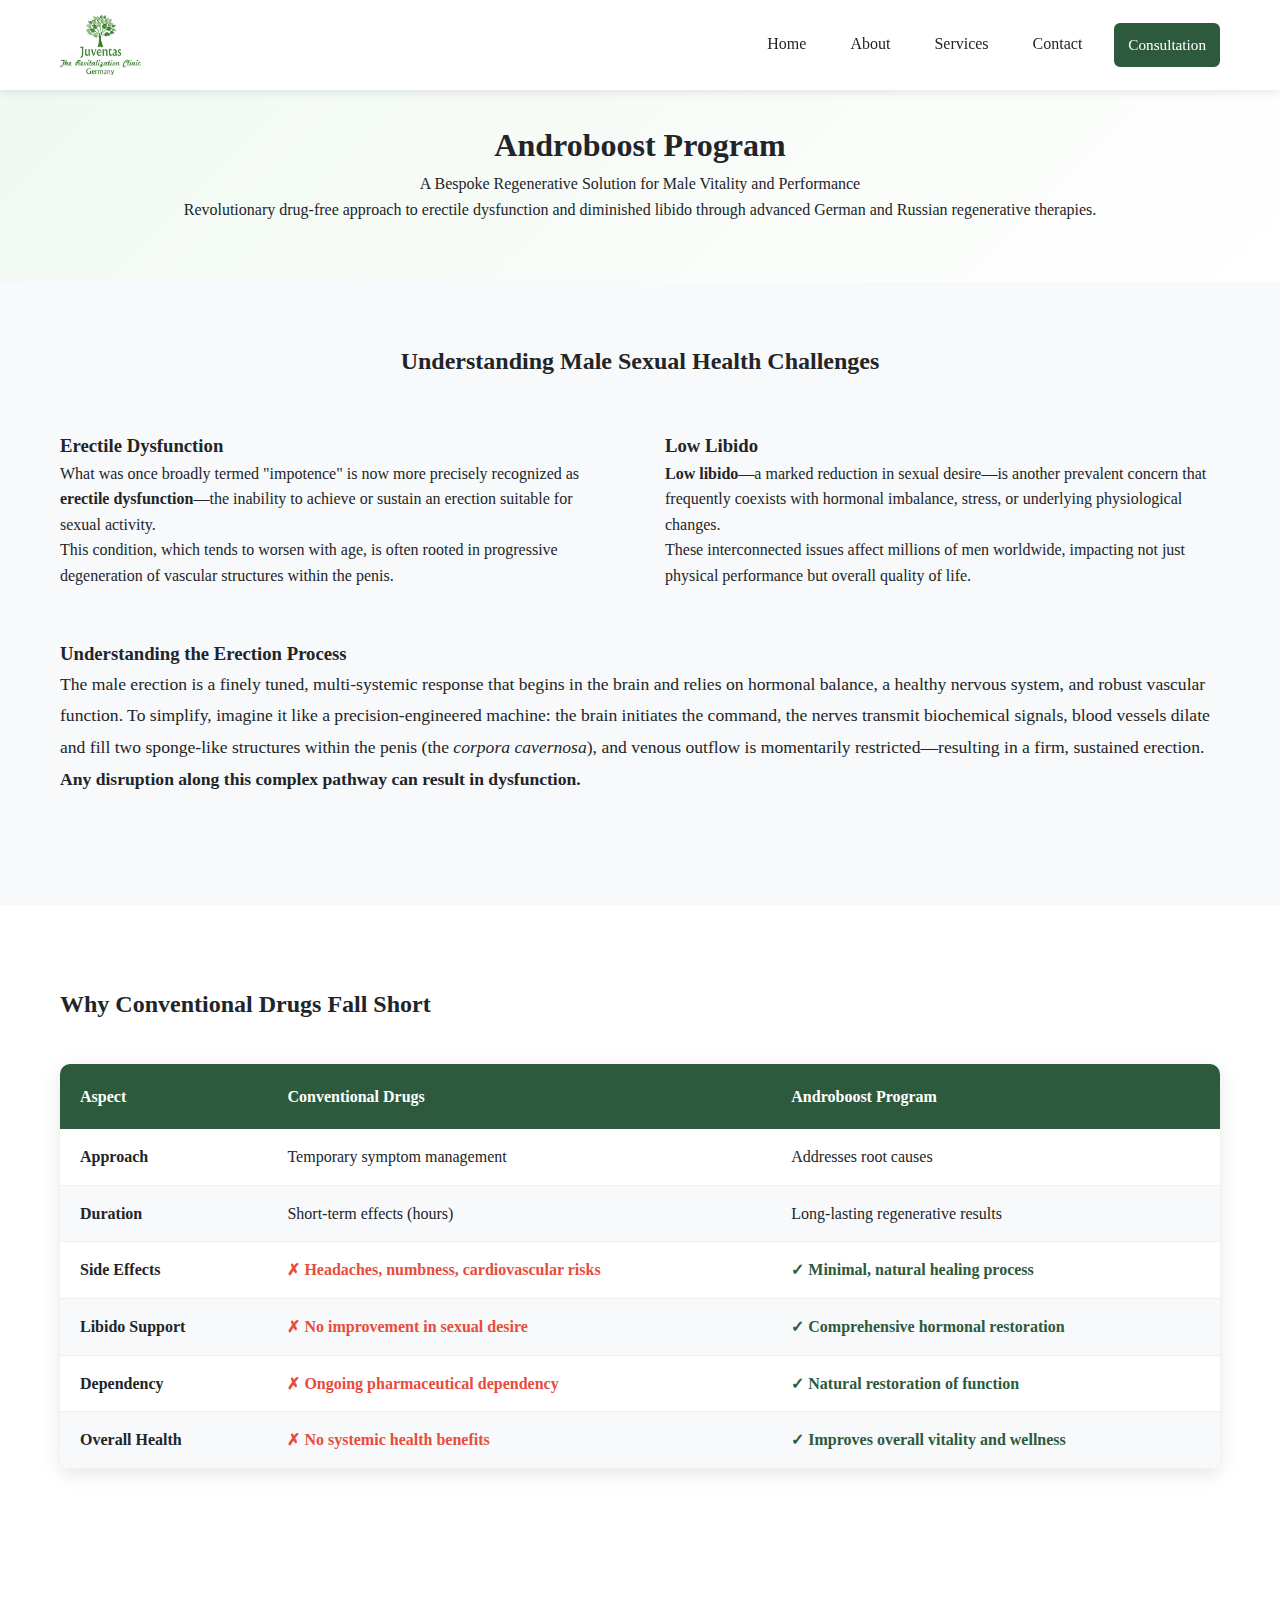
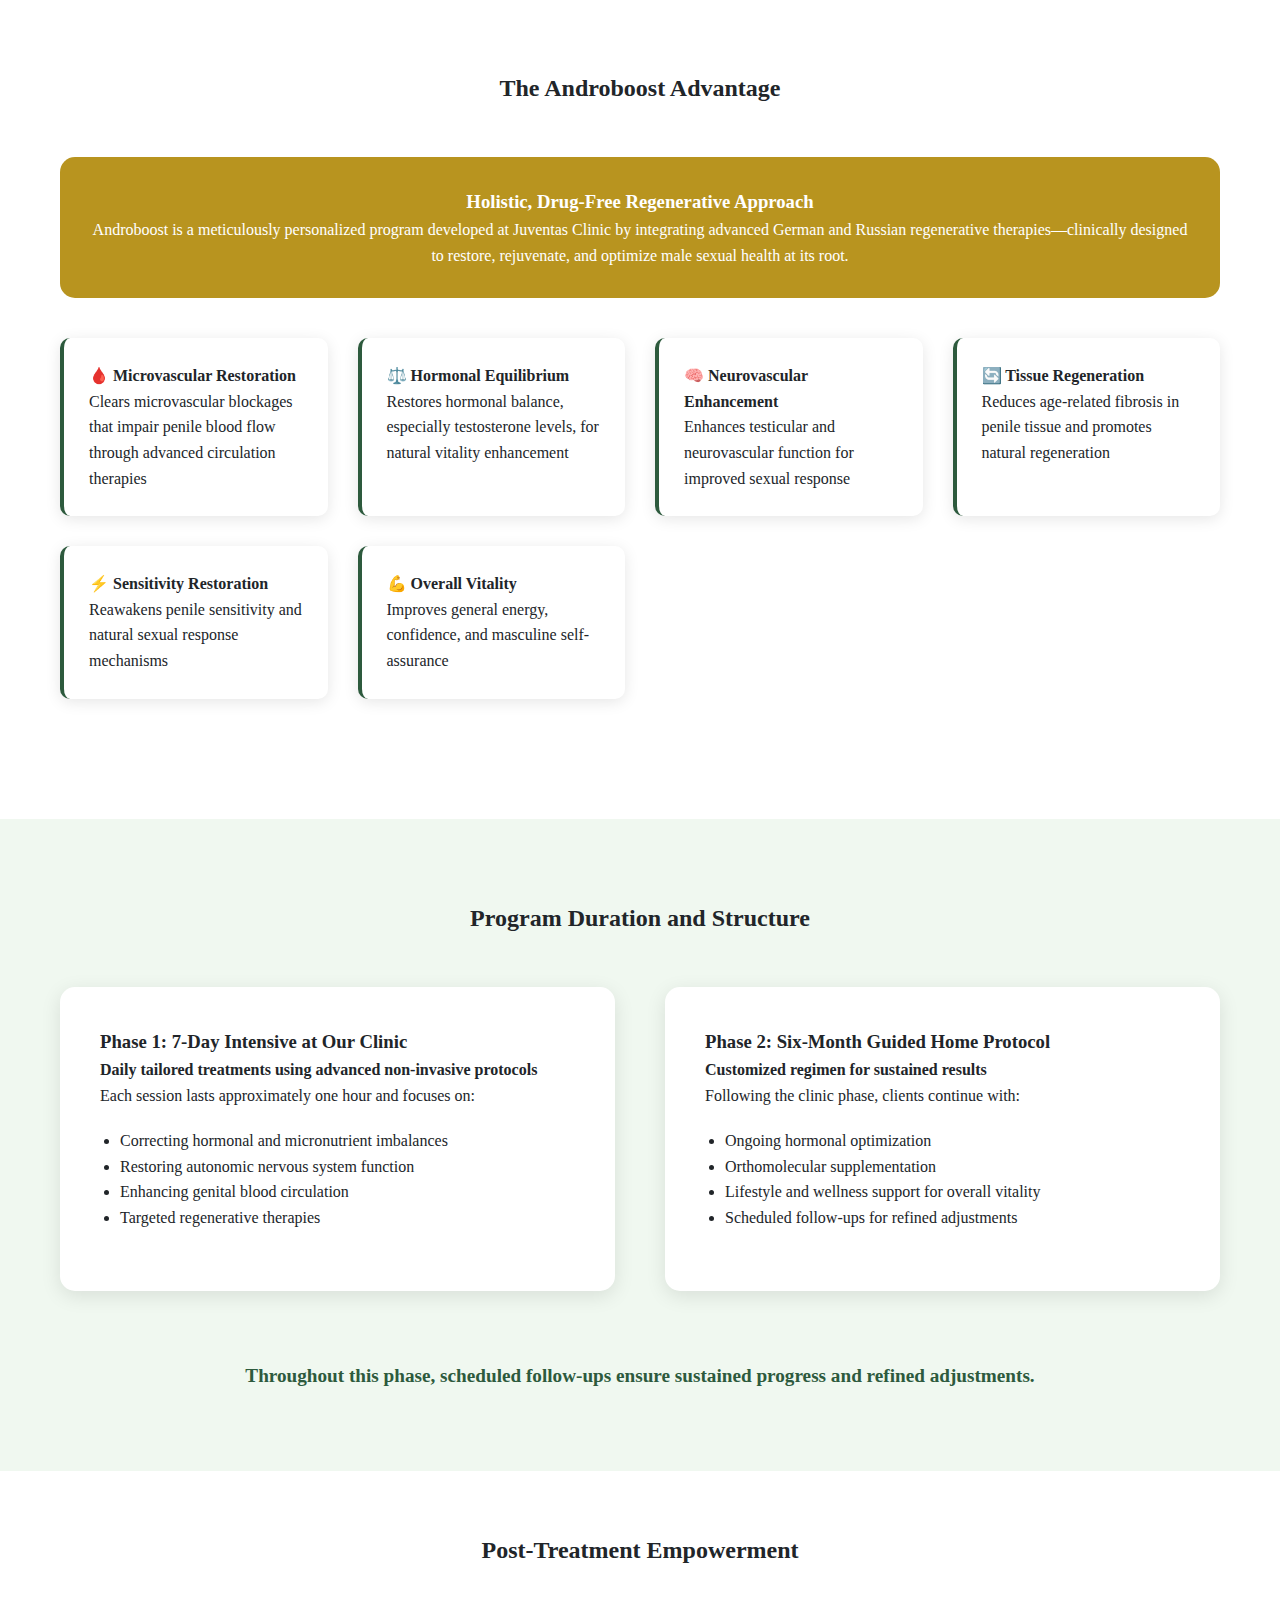
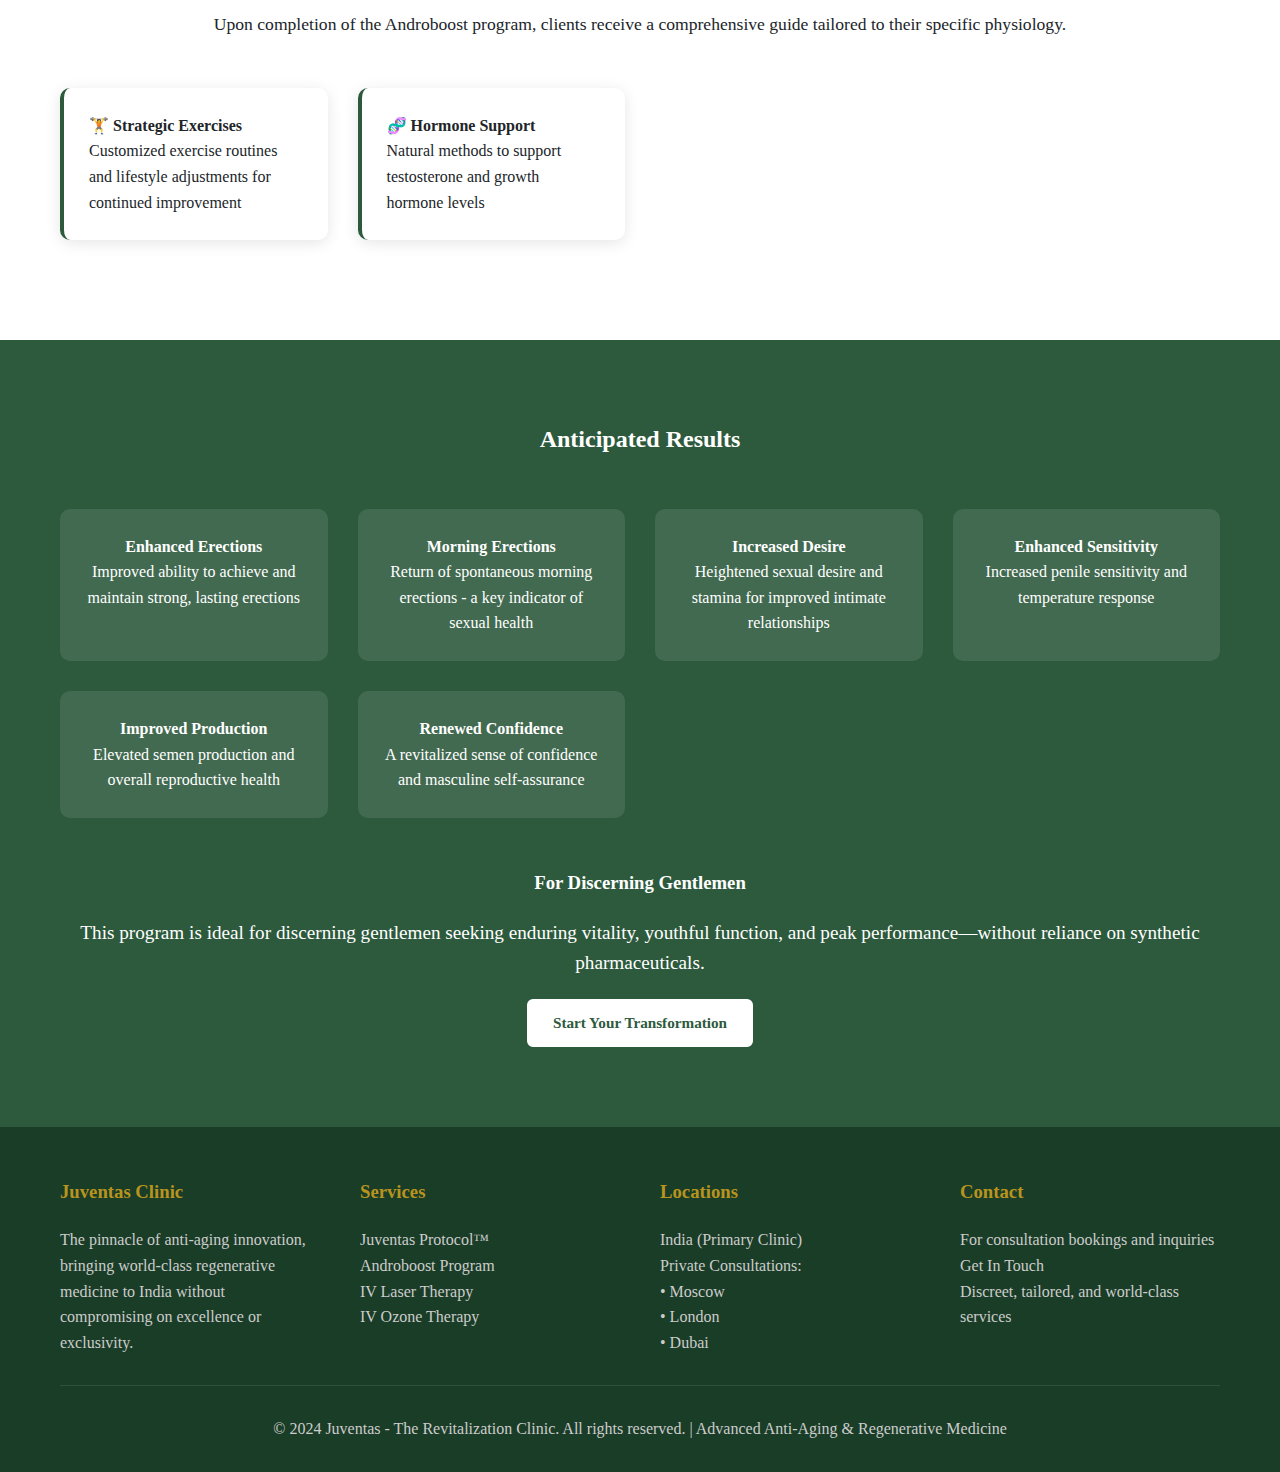
<file: services/androboost.html>
<!DOCTYPE html>
<html lang="en">
<head>
    <meta charset="UTF-8">
    <meta name="viewport" content="width=device-width, initial-scale=1.0">
    <title>Androboost Program | Male Vitality & Performance | Juventas</title>
    <meta name="description" content="Discover the Androboost Program - a bespoke regenerative solution for male vitality and performance. Drug-free approach to erectile dysfunction and low libido.">
    <link rel="stylesheet" href="../assets/css/main.css">
</head>
<body>
    <!-- Header -->
    <header class="header">
        <div class="container">
            <div class="header-content">
                <img src="../assets/images/juventas-logo.jpg" alt="Juventas Logo" class="logo">
                <div>
                    <button class="nav-toggle" aria-label="Toggle navigation">☰</button>
                    <nav class="nav">
                        <ul>
                            <li><a href="#home">Home</a></li>
                            <li><a href="about.html">About</a></li>
                            <li><a href="../services">Services</a></li>
                            <li><a href="contact.html">Contact</a></li>
                            <li><a href="contact.html" class="cta-button">Consultation</a></li>
                        </ul>
                    </nav>
                </div>
            </div>
        </div>
    </header>

    <!-- Program Hero -->
    <section class="program-hero">
        <div class="container">
            <h1>Androboost Program</h1>
            <p class="subtitle">A Bespoke Regenerative Solution for Male Vitality and Performance</p>
            <p>Revolutionary drug-free approach to erectile dysfunction and diminished libido through advanced German and Russian regenerative therapies.</p>
        </div>
    </section>

    <!-- Problem Understanding -->
    <section class="problem-section">
        <div class="container">
            <h2 style="text-align: center; margin-bottom: 50px;">Understanding Male Sexual Health Challenges</h2>
            
            <div class="two-column">
                <div>
                    <h3>Erectile Dysfunction</h3>
                    <p>What was once broadly termed "impotence" is now more precisely recognized as <strong>erectile dysfunction</strong>—the inability to achieve or sustain an erection suitable for sexual activity.</p>
                    <p>This condition, which tends to worsen with age, is often rooted in progressive degeneration of vascular structures within the penis.</p>
                </div>
                
                <div>
                    <h3>Low Libido</h3>
                    <p><strong>Low libido</strong>—a marked reduction in sexual desire—is another prevalent concern that frequently coexists with hormonal imbalance, stress, or underlying physiological changes.</p>
                    <p>These interconnected issues affect millions of men worldwide, impacting not just physical performance but overall quality of life.</p>
                </div>
            </div>
            
            <div style="margin: 50px 0;">
                <h3>Understanding the Erection Process</h3>
                <p style="font-size: 1.1rem; line-height: 1.8;">The male erection is a finely tuned, multi-systemic response that begins in the brain and relies on hormonal balance, a healthy nervous system, and robust vascular function. To simplify, imagine it like a precision-engineered machine: the brain initiates the command, the nerves transmit biochemical signals, blood vessels dilate and fill two sponge-like structures within the penis (the <em>corpora cavernosa</em>), and venous outflow is momentarily restricted—resulting in a firm, sustained erection. <strong>Any disruption along this complex pathway can result in dysfunction.</strong></p>
            </div>
        </div>
    </section>

    <!-- Why Conventional Drugs Fall Short -->
    <section class="program-overview">
        <div class="container">
            <h2>Why Conventional Drugs Fall Short</h2>
            
            <div class="comparison-table">
                <table>
                    <thead>
                        <tr>
                            <th>Aspect</th>
                            <th>Conventional Drugs</th>
                            <th>Androboost Program</th>
                        </tr>
                    </thead>
                    <tbody>
                        <tr>
                            <td><strong>Approach</strong></td>
                            <td>Temporary symptom management</td>
                            <td>Addresses root causes</td>
                        </tr>
                        <tr>
                            <td><strong>Duration</strong></td>
                            <td>Short-term effects (hours)</td>
                            <td>Long-lasting regenerative results</td>
                        </tr>
                        <tr>
                            <td><strong>Side Effects</strong></td>
                            <td class="crossmark">✗ Headaches, numbness, cardiovascular risks</td>
                            <td class="checkmark">✓ Minimal, natural healing process</td>
                        </tr>
                        <tr>
                            <td><strong>Libido Support</strong></td>
                            <td class="crossmark">✗ No improvement in sexual desire</td>
                            <td class="checkmark">✓ Comprehensive hormonal restoration</td>
                        </tr>
                        <tr>
                            <td><strong>Dependency</strong></td>
                            <td class="crossmark">✗ Ongoing pharmaceutical dependency</td>
                            <td class="checkmark">✓ Natural restoration of function</td>
                        </tr>
                        <tr>
                            <td><strong>Overall Health</strong></td>
                            <td class="crossmark">✗ No systemic health benefits</td>
                            <td class="checkmark">✓ Improves overall vitality and wellness</td>
                        </tr>
                    </tbody>
                </table>
            </div>
        </div>
    </section>

    <!-- Solution Section -->
    <section class="solution-section">
        <div class="container">
            <h2 style="text-align: center; margin-bottom: 50px;">The Androboost Advantage</h2>
            
            <div class="highlight-box">
                <h3>Holistic, Drug-Free Regenerative Approach</h3>
                <p>Androboost is a meticulously personalized program developed at Juventas Clinic by integrating advanced German and Russian regenerative therapies—clinically designed to restore, rejuvenate, and optimize male sexual health at its root.</p>
            </div>
            
            <div class="benefits-grid">
                <div class="benefit-card">
                    <h4>🩸 Microvascular Restoration</h4>
                    <p>Clears microvascular blockages that impair penile blood flow through advanced circulation therapies</p>
                </div>
                
                <div class="benefit-card">
                    <h4>⚖️ Hormonal Equilibrium</h4>
                    <p>Restores hormonal balance, especially testosterone levels, for natural vitality enhancement</p>
                </div>
                
                <div class="benefit-card">
                    <h4>🧠 Neurovascular Enhancement</h4>
                    <p>Enhances testicular and neurovascular function for improved sexual response</p>
                </div>
                
                <div class="benefit-card">
                    <h4>🔄 Tissue Regeneration</h4>
                    <p>Reduces age-related fibrosis in penile tissue and promotes natural regeneration</p>
                </div>
                
                <div class="benefit-card">
                    <h4>⚡ Sensitivity Restoration</h4>
                    <p>Reawakens penile sensitivity and natural sexual response mechanisms</p>
                </div>
                
                <div class="benefit-card">
                    <h4>💪 Overall Vitality</h4>
                    <p>Improves general energy, confidence, and masculine self-assurance</p>
                </div>
            </div>
        </div>
    </section>

    <!-- Program Structure -->
    <section class="program-structure">
        <div class="container">
            <h2 style="text-align: center; margin-bottom: 50px;">Program Duration and Structure</h2>
            
            <div class="two-column">
                <div class="phase-card">
                    <h3>Phase 1: 7-Day Intensive at Our Clinic</h3>
                    <p><strong>Daily tailored treatments using advanced non-invasive protocols</strong></p>
                    <p>Each session lasts approximately one hour and focuses on:</p>
                    <ul style="margin: 20px 0; padding-left: 20px;">
                        <li>Correcting hormonal and micronutrient imbalances</li>
                        <li>Restoring autonomic nervous system function</li>
                        <li>Enhancing genital blood circulation</li>
                        <li>Targeted regenerative therapies</li>
                    </ul>
                </div>
                
                <div class="phase-card">
                    <h3>Phase 2: Six-Month Guided Home Protocol</h3>
                    <p><strong>Customized regimen for sustained results</strong></p>
                    <p>Following the clinic phase, clients continue with:</p>
                    <ul style="margin: 20px 0; padding-left: 20px;">
                        <li>Ongoing hormonal optimization</li>
                        <li>Orthomolecular supplementation</li>
                        <li>Lifestyle and wellness support for overall vitality</li>
                        <li>Scheduled follow-ups for refined adjustments</li>
                    </ul>
                </div>
            </div>
            
            <div style="text-align: center; margin-top: 40px;">
                <p style="font-size: 1.2rem; color: var(--primary-green);"><strong>Throughout this phase, scheduled follow-ups ensure sustained progress and refined adjustments.</strong></p>
            </div>
        </div>
    </section>

    <!-- Post-Treatment Empowerment -->
    <section style="background: var(--white); padding: 60px 0;">
        <div class="container">
            <h2 style="text-align: center; margin-bottom: 40px;">Post-Treatment Empowerment</h2>
            <p style="text-align: center; margin-bottom: 50px; font-size: 1.1rem;">Upon completion of the Androboost program, clients receive a comprehensive guide tailored to their specific physiology.</p>
            
            <div class="benefits-grid">
                <div class="benefit-card">
                    <h4>🏋️ Strategic Exercises</h4>
                    <p>Customized exercise routines and lifestyle adjustments for continued improvement</p>
                </div>
                
                <div class="benefit-card">
                    <h4>🧬 Hormone Support</h4>
                    <p>Natural methods to support testosterone and growth hormone levels</p>
                </div>
                
                <div class="benefit-card">
                    <h4>🥗 Nutritional Guidance</h4>
                    <p>Detailed dietary recommendations including beneficial and restricted foods</p>
                </div>
                
                <div class="benefit-card">
                    <h4>🛁 Hygiene Protocols</h4>
                    <p>Specialized techniques to enhance performance and longevity</p>
                </div>
            </div>
        </div>
    </section>

    <!-- Anticipated Results -->
    <section class="results-section">
        <div class="container">
            <h2 style="text-align: center; margin-bottom: 50px;">Anticipated Results</h2>
            
            <div class="results-grid">
                <div class="result-item">
                    <h4>Enhanced Erections</h4>
                    <p>Improved ability to achieve and maintain strong, lasting erections</p>
                </div>
                
                <div class="result-item">
                    <h4>Morning Erections</h4>
                    <p>Return of spontaneous morning erections - a key indicator of sexual health</p>
                </div>
                
                <div class="result-item">
                    <h4>Increased Desire</h4>
                    <p>Heightened sexual desire and stamina for improved intimate relationships</p>
                </div>
                
                <div class="result-item">
                    <h4>Enhanced Sensitivity</h4>
                    <p>Increased penile sensitivity and temperature response</p>
                </div>
                
                <div class="result-item">
                    <h4>Improved Production</h4>
                    <p>Elevated semen production and overall reproductive health</p>
                </div>
                
                <div class="result-item">
                    <h4>Renewed Confidence</h4>
                    <p>A revitalized sense of confidence and masculine self-assurance</p>
                </div>
            </div>
            
            <div style="text-align: center; margin-top: 50px;">
                <h3>For Discerning Gentlemen</h3>
                <p style="font-size: 1.2rem; margin: 20px 0;">This program is ideal for discerning gentlemen seeking enduring vitality, youthful function, and peak performance—without reliance on synthetic pharmaceuticals.</p>
                <a href="../contact.html" class="cta-button" style="background: white; color: var(--primary-green); border-color: white;">Start Your Transformation</a>
            </div>
        </div>
    </section>

    <!-- Footer -->
    <footer class="footer">
        <div class="container">
            <div class="footer-content">
                <div>
                    <h3>Juventas Clinic</h3>
                    <p>The pinnacle of anti-aging innovation, bringing world-class regenerative medicine to India without compromising on excellence or exclusivity.</p>
                </div>
                
                <div>
                    <h3>Services</h3>
                    <ul>
                        <li><a href="index.html">Juventas Protocol™</a></li>
                        <li><a href="androboost.html">Androboost Program</a></li>
                        <li><a href="iv-laser-therapy.html">IV Laser Therapy</a></li>
                        <li><a href="iv-ozone-therapy.html">IV Ozone Therapy</a></li>
                    </ul>
                </div>
                
                <div>
                    <h3>Locations</h3>
                    <ul>
                        <li>India (Primary Clinic)</li>
                        <li>Private Consultations:</li>
                        <li>• Moscow</li>
                        <li>• London</li>
                        <li>• Dubai</li>
                    </ul>
                </div>
                
                <div>
                    <h3>Contact</h3>
                    <p>For consultation bookings and inquiries</p>
                    <p><a href="../contact.html">Get In Touch</a></p>
                    <p>Discreet, tailored, and world-class services</p>
                </div>
            </div>
            
            <div class="footer-bottom">
                <p>&copy; 2024 Juventas - The Revitalization Clinic. All rights reserved. | Advanced Anti-Aging & Regenerative Medicine</p>
            </div>
        </div>
    </footer>

    <script src="../assets/js/main.js"></script>
</body>
</html>
</file>
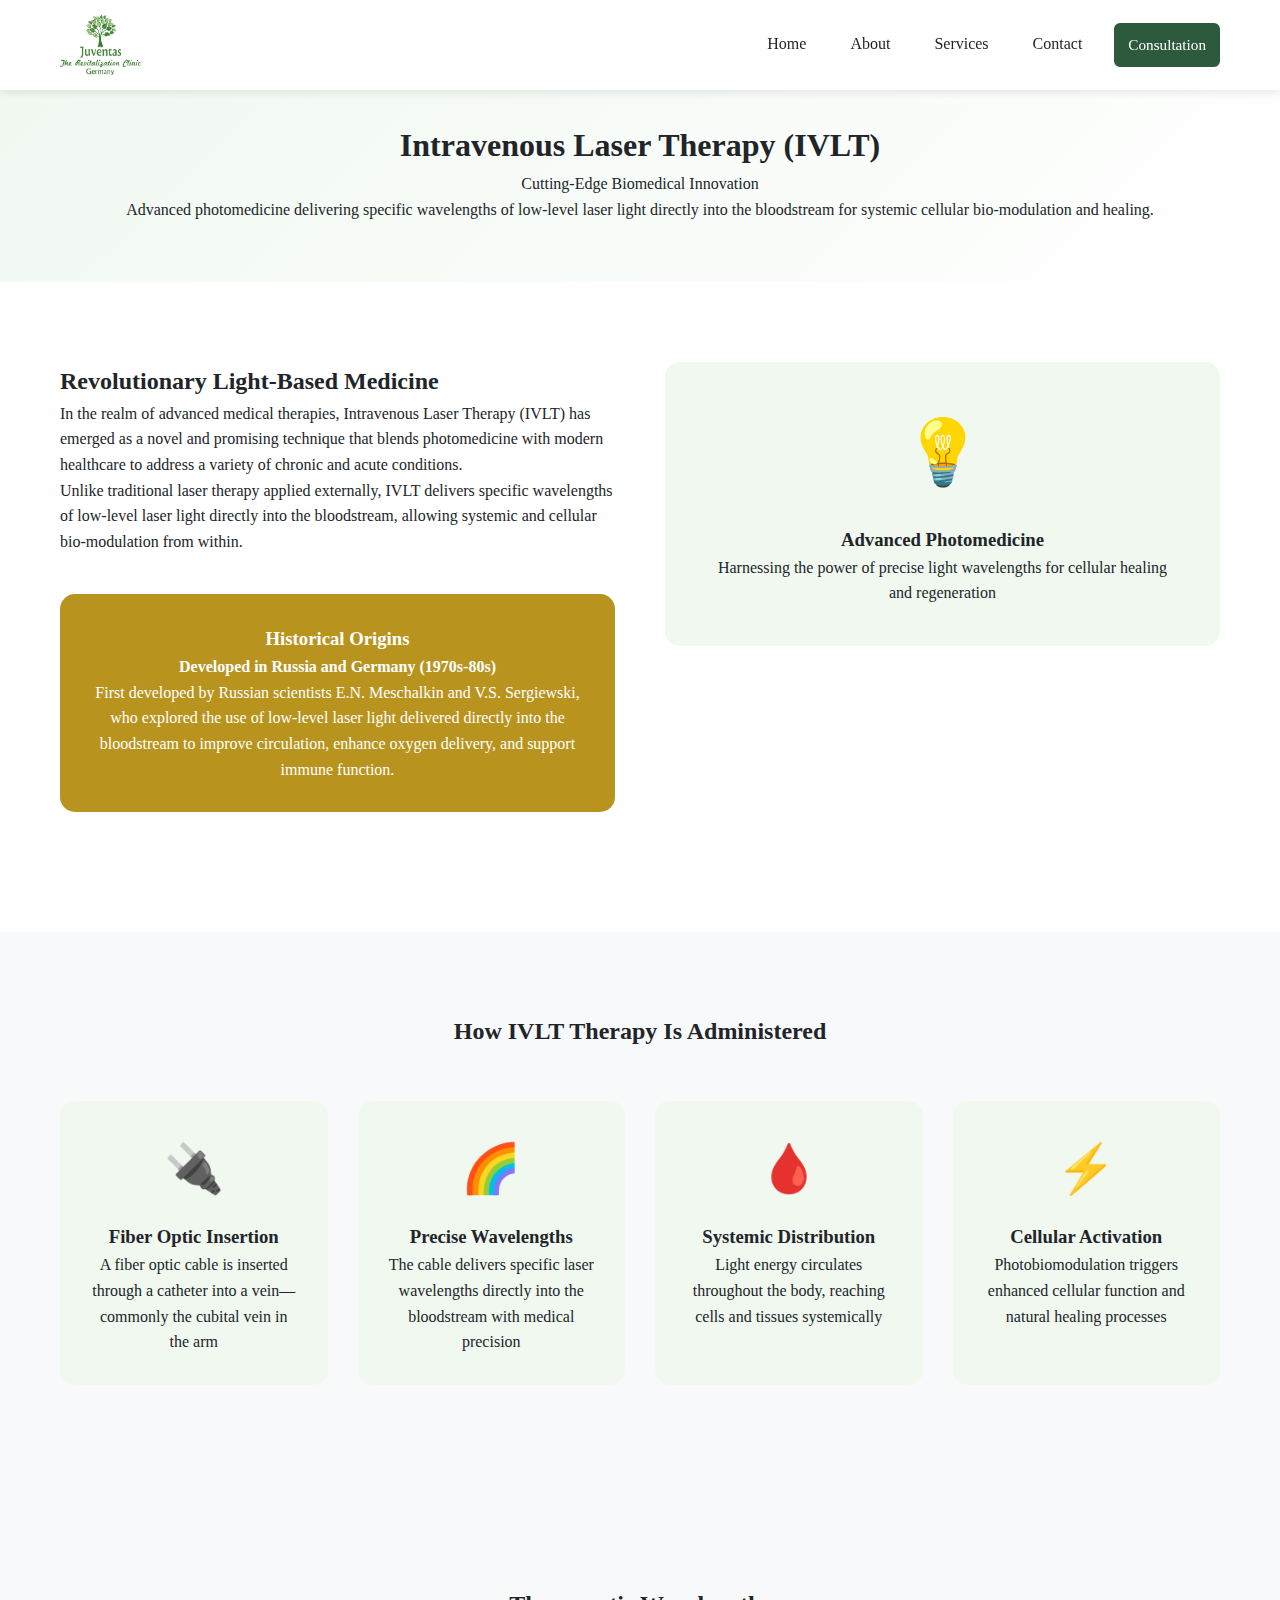
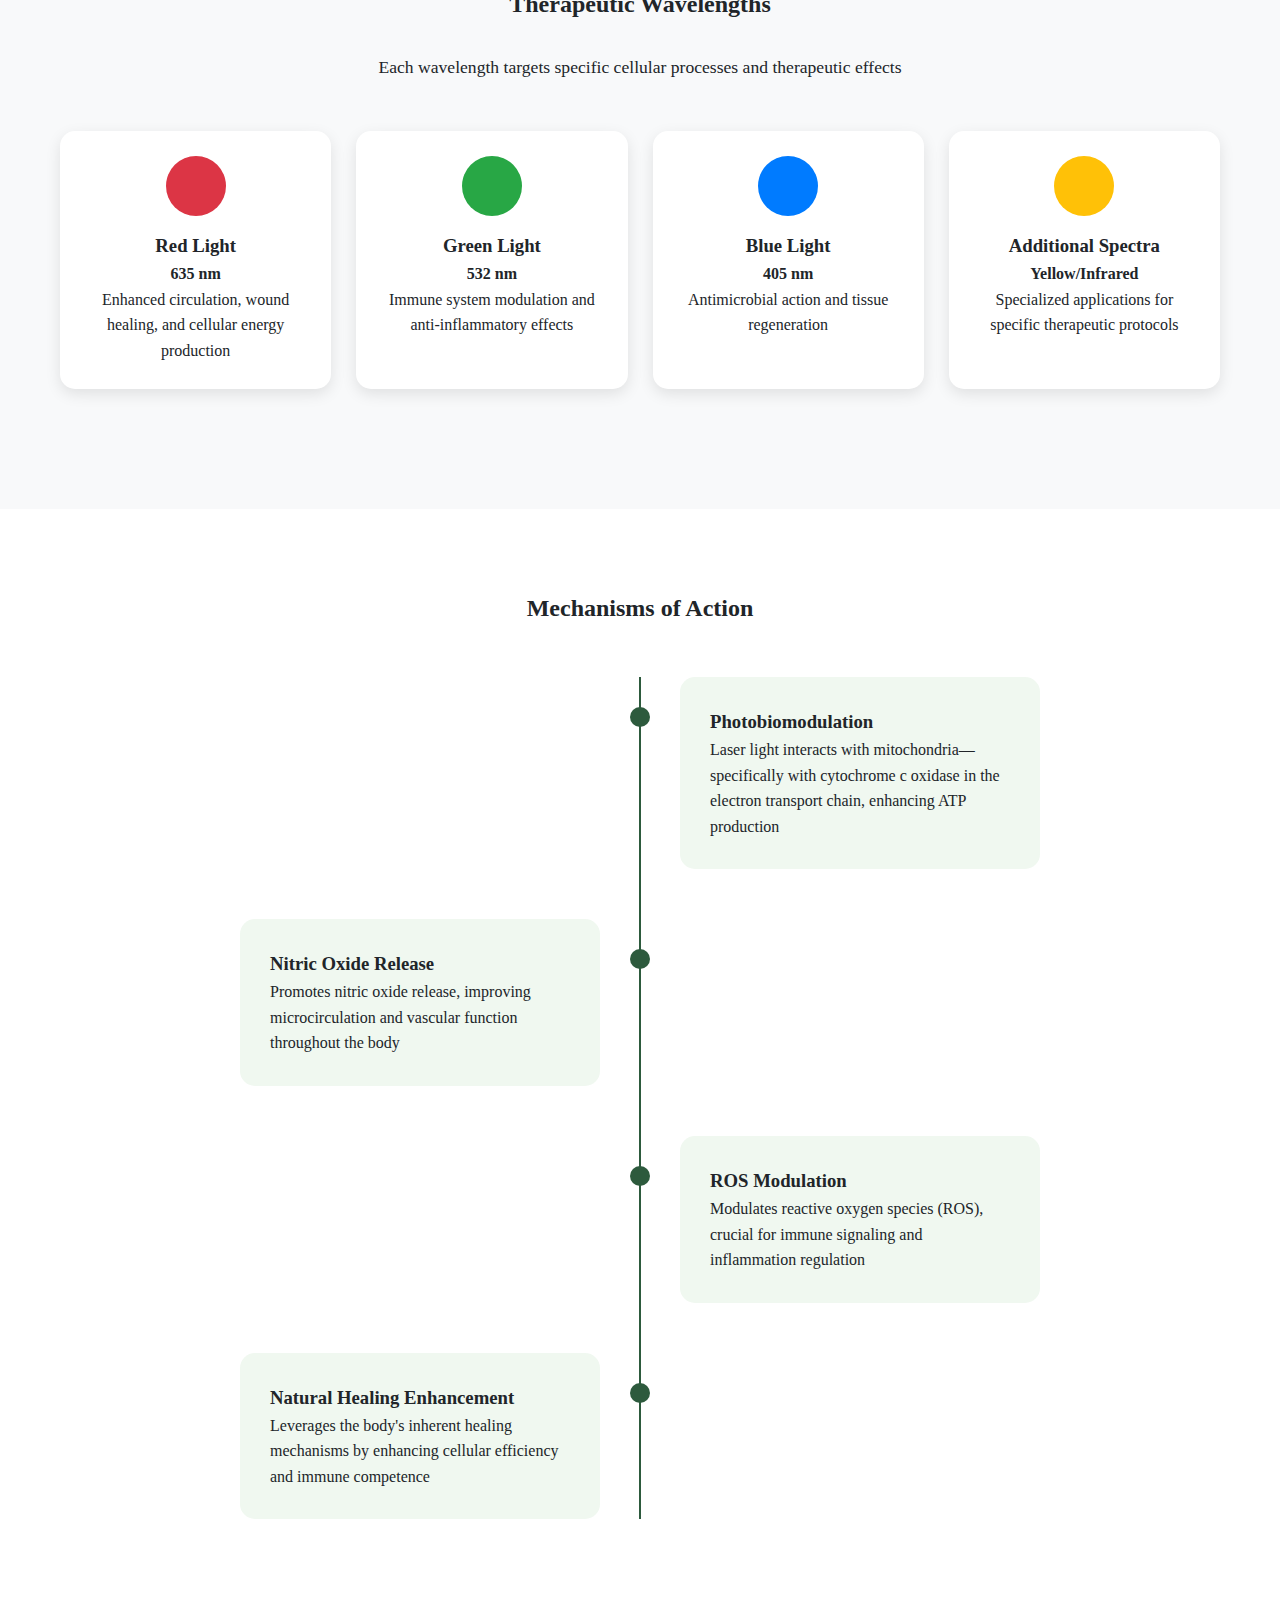
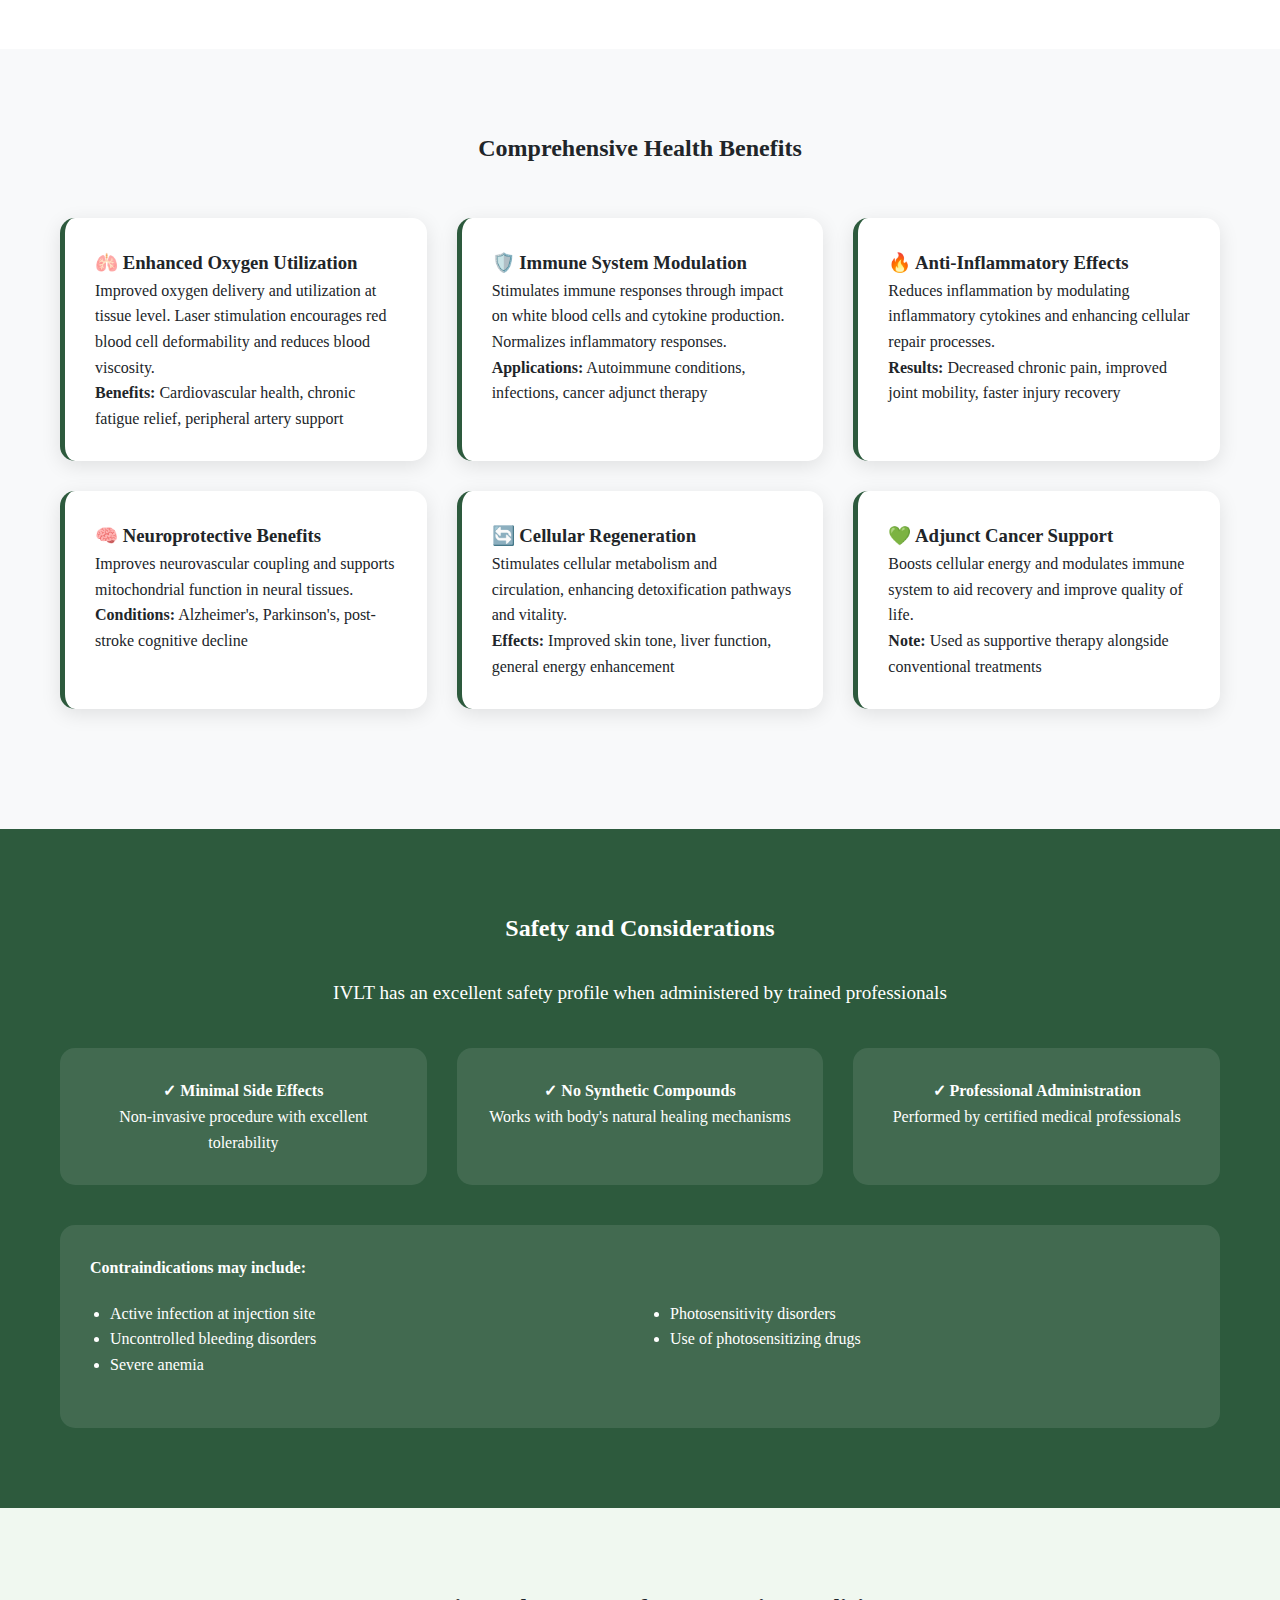
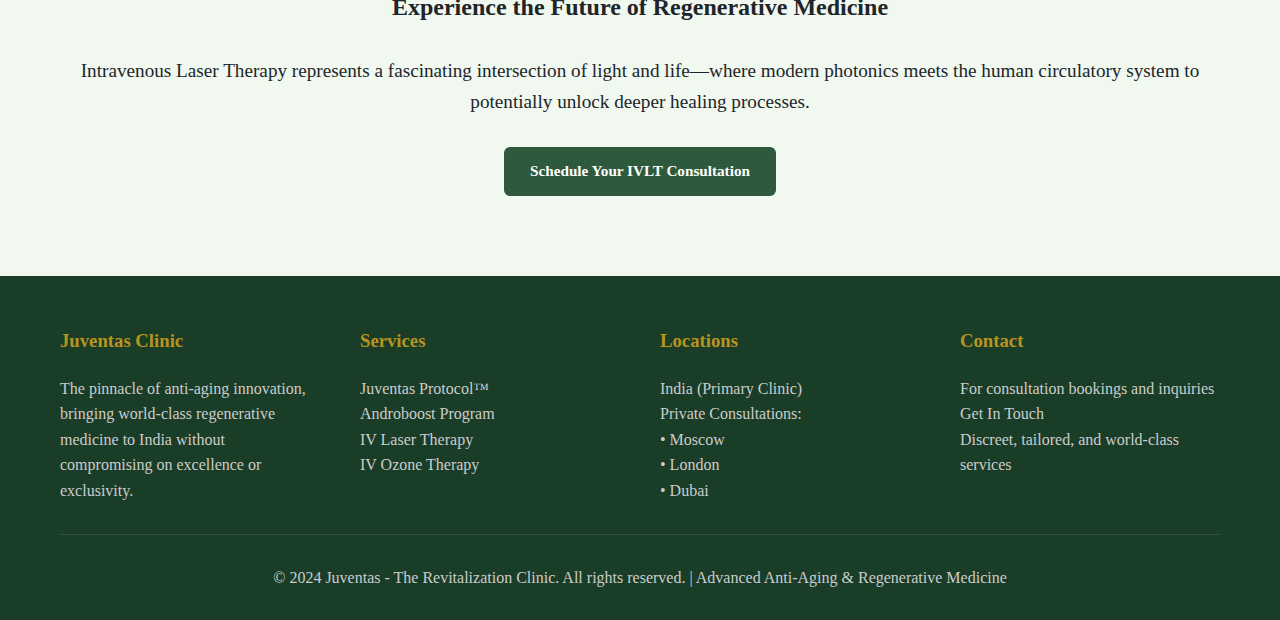
<file: services/iv-laser-therapy.html>
<!DOCTYPE html>
<html lang="en">
<head>
    <meta charset="UTF-8">
    <meta name="viewport" content="width=device-width, initial-scale=1.0">
    <title>IV Laser Therapy (IVLT) | Advanced Photomedicine | Juventas</title>
    <meta name="description" content="Discover Intravenous Laser Therapy - cutting-edge photomedicine delivering laser light directly into bloodstream for cellular bio-modulation and systemic healing.">
    <link rel="stylesheet" href="../assets/css/main.css">
</head>
<body>
    <!-- Header -->
    <header class="header">
        <div class="container">
            <div class="header-content">
                <img src="../assets/images/juventas-logo.jpg" alt="Juventas Logo" class="logo">
                <div>
                    <button class="nav-toggle" aria-label="Toggle navigation">☰</button>
                    <nav class="nav">
                        <ul>
                            <li><a href="#home">Home</a></li>
                            <li><a href="about.html">About</a></li>
                            <li><a href="../services">Services</a></li>
                            <li><a href="contact.html">Contact</a></li>
                            <li><a href="contact.html" class="cta-button">Consultation</a></li>
                        </ul>
                    </nav>
                </div>
            </div>
        </div>
    </header>

    <!-- Therapy Hero -->
    <section class="therapy-hero">
        <div class="container">
            <h1>Intravenous Laser Therapy (IVLT)</h1>
            <p class="subtitle">Cutting-Edge Biomedical Innovation</p>
            <p>Advanced photomedicine delivering specific wavelengths of low-level laser light directly into the bloodstream for systemic cellular bio-modulation and healing.</p>
        </div>
    </section>

    <!-- Overview -->
    <section style="background: var(--white); padding: 80px 0;">
        <div class="container">
            <div class="two-column">
                <div>
                    <h2>Revolutionary Light-Based Medicine</h2>
                    <p>In the realm of advanced medical therapies, Intravenous Laser Therapy (IVLT) has emerged as a novel and promising technique that blends photomedicine with modern healthcare to address a variety of chronic and acute conditions.</p>
                    
                    <p>Unlike traditional laser therapy applied externally, IVLT delivers specific wavelengths of low-level laser light directly into the bloodstream, allowing systemic and cellular bio-modulation from within.</p>
                    
                    <div class="highlight-box">
                        <h3>Historical Origins</h3>
                        <p><strong>Developed in Russia and Germany (1970s-80s)</strong><br>
                        First developed by Russian scientists E.N. Meschalkin and V.S. Sergiewski, who explored the use of low-level laser light delivered directly into the bloodstream to improve circulation, enhance oxygen delivery, and support immune function.</p>
                    </div>
                </div>
                
                <div style="text-align: center;">
                    <div style="background: var(--light-green); padding: 40px; border-radius: 15px;">
                        <div style="font-size: 4rem; color: var(--primary-green); margin-bottom: 20px;">💡</div>
                        <h3>Advanced Photomedicine</h3>
                        <p>Harnessing the power of precise light wavelengths for cellular healing and regeneration</p>
                    </div>
                </div>
            </div>
        </div>
    </section>

    <!-- How IVLT Works -->
    <section style="background: var(--light-gray); padding: 80px 0;">
        <div class="container">
            <h2 style="text-align: center; margin-bottom: 50px;">How IVLT Therapy Is Administered</h2>
            
            <div class="mechanism-grid">
                <div class="mechanism-card">
                    <div style="font-size: 3rem; color: var(--primary-green); margin-bottom: 15px;">🔌</div>
                    <h3>Fiber Optic Insertion</h3>
                    <p>A fiber optic cable is inserted through a catheter into a vein—commonly the cubital vein in the arm</p>
                </div>
                
                <div class="mechanism-card">
                    <div style="font-size: 3rem; color: var(--primary-green); margin-bottom: 15px;">🌈</div>
                    <h3>Precise Wavelengths</h3>
                    <p>The cable delivers specific laser wavelengths directly into the bloodstream with medical precision</p>
                </div>
                
                <div class="mechanism-card">
                    <div style="font-size: 3rem; color: var(--primary-green); margin-bottom: 15px;">🩸</div>
                    <h3>Systemic Distribution</h3>
                    <p>Light energy circulates throughout the body, reaching cells and tissues systemically</p>
                </div>
                
                <div class="mechanism-card">
                    <div style="font-size: 3rem; color: var(--primary-green); margin-bottom: 15px;">⚡</div>
                    <h3>Cellular Activation</h3>
                    <p>Photobiomodulation triggers enhanced cellular function and natural healing processes</p>
                </div>
            </div>
        </div>
    </section>

    <!-- Wavelengths -->
    <section class="wavelength-section">
        <div class="container">
            <h2 style="text-align: center; margin-bottom: 30px;">Therapeutic Wavelengths</h2>
            <p style="text-align: center; margin-bottom: 50px; font-size: 1.1rem;">Each wavelength targets specific cellular processes and therapeutic effects</p>
            
            <div class="wavelength-grid">
                <div class="wavelength-card">
                    <div class="wavelength-color red"></div>
                    <h3>Red Light</h3>
                    <p><strong>635 nm</strong></p>
                    <p>Enhanced circulation, wound healing, and cellular energy production</p>
                </div>
                
                <div class="wavelength-card">
                    <div class="wavelength-color green"></div>
                    <h3>Green Light</h3>
                    <p><strong>532 nm</strong></p>
                    <p>Immune system modulation and anti-inflammatory effects</p>
                </div>
                
                <div class="wavelength-card">
                    <div class="wavelength-color blue"></div>
                    <h3>Blue Light</h3>
                    <p><strong>405 nm</strong></p>
                    <p>Antimicrobial action and tissue regeneration</p>
                </div>
                
                <div class="wavelength-card">
                    <div class="wavelength-color yellow"></div>
                    <h3>Additional Spectra</h3>
                    <p><strong>Yellow/Infrared</strong></p>
                    <p>Specialized applications for specific therapeutic protocols</p>
                </div>
            </div>
        </div>
    </section>

    <!-- Mechanism of Action -->
    <section class="mechanism-section">
        <div class="container">
            <h2 style="text-align: center; margin-bottom: 50px;">Mechanisms of Action</h2>
            
            <div class="timeline">
                <div class="timeline-item">
                    <div class="timeline-dot"></div>
                    <div class="timeline-content">
                        <h3>Photobiomodulation</h3>
                        <p>Laser light interacts with mitochondria—specifically with cytochrome c oxidase in the electron transport chain, enhancing ATP production</p>
                    </div>
                </div>
                
                <div class="timeline-item">
                    <div class="timeline-dot"></div>
                    <div class="timeline-content">
                        <h3>Nitric Oxide Release</h3>
                        <p>Promotes nitric oxide release, improving microcirculation and vascular function throughout the body</p>
                    </div>
                </div>
                
                <div class="timeline-item">
                    <div class="timeline-dot"></div>
                    <div class="timeline-content">
                        <h3>ROS Modulation</h3>
                        <p>Modulates reactive oxygen species (ROS), crucial for immune signaling and inflammation regulation</p>
                    </div>
                </div>
                
                <div class="timeline-item">
                    <div class="timeline-dot"></div>
                    <div class="timeline-content">
                        <h3>Natural Healing Enhancement</h3>
                        <p>Leverages the body's inherent healing mechanisms by enhancing cellular efficiency and immune competence</p>
                    </div>
                </div>
            </div>
        </div>
    </section>

    <!-- Health Benefits -->
    <section style="background: var(--light-gray); padding: 80px 0;">
        <div class="container">
            <h2 style="text-align: center; margin-bottom: 50px;">Comprehensive Health Benefits</h2>
            
            <div class="conditions-grid">
                <div class="condition-card">
                    <h3>🫁 Enhanced Oxygen Utilization</h3>
                    <p>Improved oxygen delivery and utilization at tissue level. Laser stimulation encourages red blood cell deformability and reduces blood viscosity.</p>
                    <p><strong>Benefits:</strong> Cardiovascular health, chronic fatigue relief, peripheral artery support</p>
                </div>
                
                <div class="condition-card">
                    <h3>🛡️ Immune System Modulation</h3>
                    <p>Stimulates immune responses through impact on white blood cells and cytokine production. Normalizes inflammatory responses.</p>
                    <p><strong>Applications:</strong> Autoimmune conditions, infections, cancer adjunct therapy</p>
                </div>
                
                <div class="condition-card">
                    <h3>🔥 Anti-Inflammatory Effects</h3>
                    <p>Reduces inflammation by modulating inflammatory cytokines and enhancing cellular repair processes.</p>
                    <p><strong>Results:</strong> Decreased chronic pain, improved joint mobility, faster injury recovery</p>
                </div>
                
                <div class="condition-card">
                    <h3>🧠 Neuroprotective Benefits</h3>
                    <p>Improves neurovascular coupling and supports mitochondrial function in neural tissues.</p>
                    <p><strong>Conditions:</strong> Alzheimer's, Parkinson's, post-stroke cognitive decline</p>
                </div>
                
                <div class="condition-card">
                    <h3>🔄 Cellular Regeneration</h3>
                    <p>Stimulates cellular metabolism and circulation, enhancing detoxification pathways and vitality.</p>
                    <p><strong>Effects:</strong> Improved skin tone, liver function, general energy enhancement</p>
                </div>
                
                <div class="condition-card">
                    <h3>💚 Adjunct Cancer Support</h3>
                    <p>Boosts cellular energy and modulates immune system to aid recovery and improve quality of life.</p>
                    <p><strong>Note:</strong> Used as supportive therapy alongside conventional treatments</p>
                </div>
            </div>
        </div>
    </section>

    <!-- Safety Profile -->
    <section style="background: var(--primary-green); color: white; padding: 80px 0;">
        <div class="container">
            <div style="text-align: center;">
                <h2>Safety and Considerations</h2>
                <p style="font-size: 1.2rem; margin: 30px 0;">IVLT has an excellent safety profile when administered by trained professionals</p>
                
                <div style="display: grid; grid-template-columns: repeat(auto-fit, minmax(250px, 1fr)); gap: 30px; margin: 40px 0;">
                    <div style="background: rgba(255,255,255,0.1); padding: 30px; border-radius: 15px;">
                        <h4>✓ Minimal Side Effects</h4>
                        <p>Non-invasive procedure with excellent tolerability</p>
                    </div>
                    
                    <div style="background: rgba(255,255,255,0.1); padding: 30px; border-radius: 15px;">
                        <h4>✓ No Synthetic Compounds</h4>
                        <p>Works with body's natural healing mechanisms</p>
                    </div>
                    
                    <div style="background: rgba(255,255,255,0.1); padding: 30px; border-radius: 15px;">
                        <h4>✓ Professional Administration</h4>
                        <p>Performed by certified medical professionals</p>
                    </div>
                </div>
                
                <div style="background: rgba(255,255,255,0.1); padding: 30px; border-radius: 15px; margin-top: 40px; text-align: left;">
                    <h4>Contraindications may include:</h4>
                    <ul style="columns: 2; gap: 40px; padding-left: 20px; margin: 20px 0;">
                        <li>Active infection at injection site</li>
                        <li>Uncontrolled bleeding disorders</li>
                        <li>Severe anemia</li>
                        <li>Photosensitivity disorders</li>
                        <li>Use of photosensitizing drugs</li>
                    </ul>
                </div>
            </div>
        </div>
    </section>

    <!-- Call to Action -->
    <section style="background: var(--light-green); padding: 80px 0; text-align: center;">
        <div class="container">
            <h2>Experience the Future of Regenerative Medicine</h2>
            <p style="font-size: 1.2rem; margin: 30px 0;">Intravenous Laser Therapy represents a fascinating intersection of light and life—where modern photonics meets the human circulatory system to potentially unlock deeper healing processes.</p>
            <a href="../contact.html" class="cta-button">Schedule Your IVLT Consultation</a>
        </div>
    </section>

    <!-- Footer -->
    <footer class="footer">
        <div class="container">
            <div class="footer-content">
                <div>
                    <h3>Juventas Clinic</h3>
                    <p>The pinnacle of anti-aging innovation, bringing world-class regenerative medicine to India without compromising on excellence or exclusivity.</p>
                </div>
                
                <div>
                    <h3>Services</h3>
                    <ul>
                        <li><a href="index.html">Juventas Protocol™</a></li>
                        <li><a href="androboost.html">Androboost Program</a></li>
                        <li><a href="iv-laser-therapy.html">IV Laser Therapy</a></li>
                        <li><a href="iv-ozone-therapy.html">IV Ozone Therapy</a></li>
                    </ul>
                </div>
                
                <div>
                    <h3>Locations</h3>
                    <ul>
                        <li>India (Primary Clinic)</li>
                        <li>Private Consultations:</li>
                        <li>• Moscow</li>
                        <li>• London</li>
                        <li>• Dubai</li>
                    </ul>
                </div>
                
                <div>
                    <h3>Contact</h3>
                    <p>For consultation bookings and inquiries</p>
                    <p><a href="../contact.html">Get In Touch</a></p>
                    <p>Discreet, tailored, and world-class services</p>
                </div>
            </div>
            
            <div class="footer-bottom">
                <p>&copy; 2024 Juventas - The Revitalization Clinic. All rights reserved. | Advanced Anti-Aging & Regenerative Medicine</p>
            </div>
        </div>
    </footer>

    <script src="../assets/js/main.js"></script>
</body>
</html>
</file>
<file: assets/css/main.css>
/* Juventas Website Styles */
* {
    margin: 0;
    padding: 0;
    box-sizing: border-box;
}

:root {
    --primary-green: #2d5a3d;
    --secondary-green: #4a7c59;
    --light-green: #f0f8f0;
    --dark-green: #1a3d27;
    --gold-accent: #b8941f;
    --white: #ffffff;
    --light-gray: #f8f9fa;
    --dark-gray: #212529;
    --text-gray: #495057;
    --focus-outline: #0066cc;
}

body {
    font-family: 'Georgia', 'Times New Roman', serif;
    line-height: 1.6;
    color: var(--dark-gray);
    background-color: var(--white);
}

/* Accessibility improvements */
*:focus {
    outline: 2px solid var(--focus-outline);
    outline-offset: 2px;
}

input, select, textarea, button {
    font-family: inherit;
}

/* Ensure sufficient color contrast */
a {
    color: var(--primary-green);
}

a:hover {
    color: var(--dark-green);
}

.container {
    max-width: 1200px;
    margin: 0 auto;
    padding: 0 20px;
}

/* Header */
.header {
    background: var(--white);
    box-shadow: 0 2px 10px rgba(0,0,0,0.1);
    position: fixed;
    width: 100%;
    top: 0;
    z-index: 1000;
}

.header-content {
    display: flex;
    justify-content: space-between;
    align-items: center;
    padding: 15px 0;
    position: relative;
}

.logo {
    height: 60px;
    width: auto;
}

.nav-toggle {
    display: none;
    background: none;
    border: none;
    font-size: 1.5rem;
    color: var(--primary-green);
    cursor: pointer;
    padding: 10px;
}

.nav ul {
    display: flex;
    list-style: none;
    gap: 20px;
    margin: 0;
    padding: 0;
}

.nav a {
    text-decoration: none;
    color: var(--dark-gray);
    font-weight: 500;
    transition: color 0.3s ease;
    padding: 8px 12px;
    display: block;
}
a.cta-button {
    color: var(--white);
}

a.cta-button:hover {
    color: var(--white);
}

.nav a:hover {
    color: var(--primary-green);
}


/* ================================
   Services Page Styles
   ================================ */

        .services-hero {
            background: linear-gradient(135deg, var(--light-green) 0%, var(--white) 100%);
            padding: 120px 0 60px;
            text-align: center;
        }
        
        .service-detail {
            padding: 80px 0;
        }
        
        .service-detail:nth-child(even) {
            background: var(--light-gray);
        }
        
        .service-content {
            display: grid;
            grid-template-columns: 1fr 1fr;
            gap: 60px;
            align-items: center;
            margin-bottom: 40px;
        }
        
        .service-reverse {
            grid-template-columns: 1fr 1fr;
        }
        
        .service-reverse .service-text {
            order: 2;
        }
        
        .service-reverse .service-image {
            order: 1;
        }
        
        .service-image {
            text-align: center;
        }
        
        .service-icon {
            width: 120px;
            height: 120px;
            background: var(--primary-green);
            border-radius: 50%;
            display: flex;
            align-items: center;
            justify-content: center;
            margin: 0 auto 30px;
            color: white;
            font-size: 3rem;
        }
        
        .benefits-grid {
            display: grid;
            grid-template-columns: repeat(auto-fit, minmax(250px, 1fr));
            gap: 30px;
            margin: 40px 0;
        }
        
        .benefit-card {
            background: var(--white);
            padding: 25px;
            border-radius: 10px;
            box-shadow: 0 3px 15px rgba(0,0,0,0.1);
            border-left: 4px solid var(--primary-green);
        }
        
        .protocol-pillars {
            background: var(--white);
            padding: 60px 0;
        }
        
        .pillars-grid {
            display: grid;
            grid-template-columns: repeat(auto-fit, minmax(200px, 1fr));
            gap: 20px;
            margin: 40px 0;
        }
        
        .pillar {
            text-align: center;
            padding: 30px 20px;
            background: var(--light-green);
            border-radius: 15px;
            transition: transform 0.3s ease;
        }
        
        .pillar:hover {
            transform: translateY(-5px);
        }
        
        .pillar h4 {
            color: var(--primary-green);
            margin-bottom: 10px;
        }


/* ================================
   Laser Page Styles
   ================================ */
   
        .therapy-hero {
            background: linear-gradient(135deg, var(--light-green) 0%, var(--white) 100%);
            padding: 120px 0 60px;
            text-align: center;
        }
        
        .mechanism-section {
            background: var(--white);
            padding: 80px 0;
        }
        
        .mechanism-grid {
            display: grid;
            grid-template-columns: repeat(auto-fit, minmax(250px, 1fr));
            gap: 30px;
            margin: 40px 0;
        }
        
        .mechanism-card {
            background: var(--light-green);
            padding: 30px;
            border-radius: 15px;
            text-align: center;
            transition: transform 0.3s ease;
        }
        
        .mechanism-card:hover {
            transform: translateY(-5px);
        }
        
        .wavelength-section {
            background: var(--light-gray);
            padding: 80px 0;
        }
        
        .wavelength-grid {
            display: grid;
            grid-template-columns: repeat(auto-fit, minmax(200px, 1fr));
            gap: 25px;
            margin: 40px 0;
        }
        
        .wavelength-card {
            background: var(--white);
            padding: 25px;
            border-radius: 15px;
            box-shadow: 0 5px 15px rgba(0,0,0,0.1);
            text-align: center;
        }
        
        .wavelength-color {
            width: 60px;
            height: 60px;
            border-radius: 50%;
            margin: 0 auto 15px;
        }
        
        .red { background: #dc3545; }
        .green { background: #28a745; }
        .blue { background: #007bff; }
        .yellow { background: #ffc107; }
        
        .benefits-timeline {
            background: var(--white);
            padding: 80px 0;
        }
        
        .timeline {
            max-width: 800px;
            margin: 0 auto;
            position: relative;
        }
        
        .timeline::before {
            content: '';
            position: absolute;
            left: 50%;
            top: 0;
            bottom: 0;
            width: 2px;
            background: var(--primary-green);
            transform: translateX(-50%);
        }
        
        .timeline-item {
            margin-bottom: 50px;
            position: relative;
        }
        
        .timeline-content {
            background: var(--light-green);
            padding: 30px;
            border-radius: 15px;
            width: 45%;
            position: relative;
        }
        
        .timeline-item:nth-child(odd) .timeline-content {
            margin-left: auto;
        }
        
        .timeline-item:nth-child(even) .timeline-content {
            margin-right: auto;
        }
        
        .timeline-dot {
            position: absolute;
            left: 50%;
            top: 30px;
            width: 20px;
            height: 20px;
            background: var(--primary-green);
            border-radius: 50%;
            transform: translateX(-50%);
        }
        
        .conditions-grid {
            display: grid;
            grid-template-columns: repeat(auto-fit, minmax(280px, 1fr));
            gap: 30px;
            margin: 40px 0;
        }
        
        .condition-card {
            background: var(--white);
            padding: 30px;
            border-radius: 15px;
            box-shadow: 0 5px 20px rgba(0,0,0,0.1);
            border-left: 5px solid var(--primary-green);
        }

/* ================================
   Androboost Page Styles
   ================================ */
   
        .program-hero {
            background: linear-gradient(135deg, var(--light-green) 0%, var(--white) 100%);
            padding: 120px 0 60px;
            text-align: center;
        }
        
        .program-overview {
            padding: 80px 0;
            background: var(--white);
        }
        
        .two-column {
            display: grid;
            grid-template-columns: 1fr 1fr;
            gap: 50px;
            align-items: start;
        }
        
        .problem-section {
            background: var(--light-gray);
            padding: 60px 0;
        }
        
        .solution-section {
            background: var(--white);
            padding: 80px 0;
        }
        
        .program-structure {
            background: var(--light-green);
            padding: 80px 0;
        }
        
        .phase-card {
            background: var(--white);
            padding: 40px;
            border-radius: 15px;
            box-shadow: 0 5px 20px rgba(0,0,0,0.1);
            margin-bottom: 30px;
        }
        
        .results-section {
            background: var(--primary-green);
            color: white;
            padding: 80px 0;
        }
        
        .results-grid {
            display: grid;
            grid-template-columns: repeat(auto-fit, minmax(250px, 1fr));
            gap: 30px;
            margin: 40px 0;
        }
        
        .result-item {
            background: rgba(255,255,255,0.1);
            padding: 25px;
            border-radius: 10px;
            text-align: center;
        }
        
        .highlight-box {
            background: var(--gold-accent);
            color: var(--white);
            padding: 30px;
            border-radius: 15px;
            margin: 40px 0;
            text-align: center;
        }
        
        .comparison-table {
            background: var(--white);
            border-radius: 10px;
            overflow: hidden;
            box-shadow: 0 5px 20px rgba(0,0,0,0.1);
            margin: 40px 0;
        }
        
        .comparison-table table {
            width: 100%;
            border-collapse: collapse;
        }
        
        .comparison-table th {
            background: var(--primary-green);
            color: white;
            padding: 20px;
            text-align: left;
        }
        
        .comparison-table td {
            padding: 15px 20px;
            border-bottom: 1px solid #eee;
        }
        
        .comparison-table tr:nth-child(even) {
            background: var(--light-gray);
        }
        
        .checkmark {
            color: var(--primary-green);
            font-weight: bold;
        }
        
        .crossmark {
            color: #e74c3c;
            font-weight: bold;
        }

/* ================================
   About Page Styles
   ================================ */
           .about-hero {
            background: linear-gradient(135deg, var(--light-green) 0%, var(--white) 100%);
            padding: 120px 0 60px;
            text-align: center;
        }
        
        .about-detailed {
            padding: 60px 0;
        }
        
        .about-grid {
            display: grid;
            grid-template-columns: 1fr 2fr;
            gap: 50px;
            margin-bottom: 50px;
        }
        
        .credentials-box {
            background: var(--light-green);
            padding: 30px;
            border-radius: 15px;
            border-left: 5px solid var(--primary-green);
        }
        
        .experience-stats {
            display: grid;
            grid-template-columns: repeat(auto-fit, minmax(200px, 1fr));
            gap: 30px;
            margin: 50px 0;
        }
        
        .stat-card {
            text-align: center;
            padding: 30px 20px;
            background: var(--white);
            border-radius: 15px;
            box-shadow: 0 5px 20px rgba(0,0,0,0.1);
        }
        
        .stat-number {
            font-size: 3rem;
            color: var(--primary-green);
            font-weight: bold;
            display: block;
        }
        
        .expertise-areas {
            background: var(--light-gray);
            padding: 60px 0;
        }
        
        .expertise-grid {
            display: grid;
            grid-template-columns: repeat(auto-fit, minmax(280px, 1fr));
            gap: 30px;
        }
        
        .expertise-card {
            background: var(--white);
            padding: 30px;
            border-radius: 15px;
            box-shadow: 0 5px 20px rgba(0,0,0,0.1);
        }
        
        .clientele {
            padding: 60px 0;
            background: var(--white);
        }
        
        .clientele-list {
            display: grid;
            grid-template-columns: repeat(auto-fit, minmax(250px, 1fr));
            gap: 20px;
            list-style: none;
            margin: 30px 0;
        }
        
        .clientele-item {
            padding: 20px;
            background: var(--light-green);
            border-radius: 10px;
            text-align: center;
            color: var(--primary-green);
            font-weight: 600;
        }
/* ================================
   Contact Page Styles
   ================================ */
.contact-hero {
    background: linear-gradient(135deg, var(--light-green) 0%, var(--white) 100%);
    padding: 120px 0 60px;
    text-align: center;
}

.contact-content {
    padding: 80px 0;
}

.contact-grid {
    display: grid;
    grid-template-columns: 1fr 1fr;
    gap: 60px;
}

.contact-form {
    background: var(--white);
    padding: 40px;
    border-radius: 15px;
    box-shadow: 0 10px 30px rgba(0,0,0,0.1);
}

.form-group {
    margin-bottom: 25px;
}

.form-group label {
    display: block;
    margin-bottom: 8px;
    color: var(--dark-green);
    font-weight: 600;
    font-size: 1rem;
}

.form-group input,
.form-group select,
.form-group textarea {
    width: 100%;
    padding: 12px 15px;
    border: 2px solid #6c757d;
    border-radius: 6px;
    font-size: 16px;
    transition: border-color 0.3s ease;
    min-height: 44px;
}

.form-group input:focus,
.form-group select:focus,
.form-group textarea:focus {
    outline: 2px solid var(--focus-outline);
    outline-offset: 2px;
    border-color: var(--primary-green);
}

.form-group textarea {
    resize: vertical;
    height: 120px;
}

.form-submit {
    background: var(--primary-green);
    color: white;
    padding: 12px 24px;
    border: 2px solid var(--primary-green);
    border-radius: 6px;
    font-size: 16px;
    font-weight: 600;
    cursor: pointer;
    transition: all 0.3s ease;
    width: 100%;
    min-height: 44px;
}

.form-submit:hover {
    background: var(--dark-green);
    border-color: var(--dark-green);
    transform: translateY(-1px);
}

.form-submit:focus {
    outline: 2px solid var(--focus-outline);
    outline-offset: 2px;
}

.contact-info {
    background: var(--light-green);
    padding: 40px;
    border-radius: 15px;
}

.location-card {
    background: var(--white);
    padding: 30px;
    border-radius: 15px;
    margin-bottom: 30px;
    box-shadow: 0 5px 15px rgba(0,0,0,0.1);
}

.location-card h3 {
    color: var(--primary-green);
    margin-bottom: 15px;
    display: flex;
    align-items: center;
    gap: 10px;
}

.location-icon {
    width: 24px;
    height: 24px;
    background: var(--primary-green);
    border-radius: 50%;
    display: flex;
    align-items: center;
    justify-content: center;
    color: white;
    font-size: 12px;
}

.privacy-notice {
    background: var(--light-gray);
    padding: 60px 0;
    text-align: center;
}

.privacy-card {
    background: var(--white);
    padding: 40px;
    border-radius: 15px;
    box-shadow: 0 5px 20px rgba(0,0,0,0.1);
    max-width: 800px;
    margin: 0 auto;
}

.testimonial {
    background: var(--primary-green);
    color: white;
    padding: 80px 0;
}

.testimonial-content {
    text-align: center;
    max-width: 800px;
    margin: 0 auto;
}

.testimonial blockquote {
    font-size: 1.3rem;
    font-style: italic;
    margin: 0 0 30px 0;
    line-height: 1.6;
}

.testimonial-author {
    font-weight: 600;
    font-size: 1.1rem;
}

.success-message {
    background: #d4edda;
    border: 1px solid #c3e6cb;
    color: #155724;
    padding: 15px;
    border-radius: 8px;
    margin-bottom: 20px;
    display: none;
}

.error-message {
    background: #f8d7da;
    border: 1px solid #f5c6cb;
    color: #721c24;
    padding: 15px;
    border-radius: 8px;
    margin-bottom: 20px;
    display: none;
}

/* Mobile Navigation */
@media (max-width: 768px) {
    .nav-toggle {
        display: block;
    }
    
    .nav ul {
        display: none;
        position: absolute;
        top: 100%;
        left: 0;
        right: 0;
        background: var(--white);
        flex-direction: column;
        gap: 0;
        box-shadow: 0 5px 15px rgba(0,0,0,0.1);
        padding: 20px;
    }
    
    .nav ul.active {
        display: flex;
    }
    
    .nav li {
        margin: 0;
    }
    
    .nav a {
        padding: 15px 0;
        border-bottom: 1px solid var(--light-gray);
        text-align: center;
    }
    
    .nav a:last-child {
        border-bottom: none;
    }
    
    .cta-button {
        margin-top: 10px;
    }
}

/* Hero Section */
.hero {
    background: linear-gradient(135deg, var(--light-green) 0%, var(--white) 100%);
    padding: 120px 0 80px;
    text-align: center;
}

.hero h1 {
    font-size: 3.5rem;
    color: var(--primary-green);
    margin-bottom: 20px;
    font-weight: 400;
}

.hero .subtitle {
    font-size: 1.5rem;
    color: var(--secondary-green);
    margin-bottom: 30px;
    font-style: italic;
}

.hero p {
    font-size: 1.2rem;
    color: var(--text-gray);
    max-width: 800px;
    margin: 0 auto 40px;
    line-height: 1.8;
}

.cta-button {
    display: inline-block;
    background: var(--primary-green);
    color: var(--white);
    padding: 10px 24px;
    text-decoration: none;
    border-radius: 6px;
    font-size: 0.95rem;
    font-weight: 600;
    transition: all 0.3s ease;
    border: 2px solid var(--primary-green);
    min-height: 44px;
    display: inline-flex;
    align-items: center;
    justify-content: center;
}

.cta-button:hover {
    background: var(--dark-green);
    border-color: var(--dark-green);
    transform: translateY(-1px);
}

.cta-button:focus {
    outline: 2px solid var(--focus-outline);
    outline-offset: 2px;
}

/* Services Section */
.services {
    padding: 80px 0;
    background: var(--light-gray);
}

.services h2 {
    text-align: center;
    font-size: 2.5rem;
    color: var(--primary-green);
    margin-bottom: 60px;
}

.services-grid {
    display: grid;
    grid-template-columns: repeat(auto-fit, minmax(300px, 1fr));
    gap: 30px;
}

.service-card {
    background: var(--white);
    padding: 40px 30px;
    border-radius: 15px;
    box-shadow: 0 5px 20px rgba(0,0,0,0.1);
    text-align: center;
    transition: transform 0.3s ease;
}

.service-card:hover {
    transform: translateY(-5px);
}

.service-card h3 {
    color: var(--primary-green);
    font-size: 1.5rem;
    margin-bottom: 20px;
}

.service-card p {
    color: var(--text-gray);
    line-height: 1.7;
    margin-bottom: 25px;
}

.service-link {
    color: var(--primary-green);
    text-decoration: none;
    font-weight: 500;
    border-bottom: 2px solid transparent;
    transition: border-color 0.3s ease;
}

.service-link:hover {
    border-bottom-color: var(--primary-green);
}

/* About Section */
.about {
    padding: 80px 0;
    background: var(--white);
}

.about-content {
    display: grid;
    grid-template-columns: 1fr 2fr;
    gap: 60px;
    align-items: center;
}

.about-text h2 {
    font-size: 2.5rem;
    color: var(--primary-green);
    margin-bottom: 30px;
}

.about-text p {
    color: var(--text-gray);
    line-height: 1.8;
    margin-bottom: 20px;
}

.credentials {
    background: var(--light-green);
    padding: 20px;
    border-radius: 10px;
    margin: 30px 0;
}

.credentials h4 {
    color: var(--primary-green);
    margin-bottom: 10px;
}

/* Footer */
.footer {
    background: var(--dark-green);
    color: var(--white);
    padding: 50px 0 30px;
}

.footer-content {
    display: grid;
    grid-template-columns: repeat(auto-fit, minmax(250px, 1fr));
    gap: 40px;
}

.footer h3 {
    color: var(--gold-accent);
    margin-bottom: 20px;
}

.footer p, .footer li {
    color: #cccccc;
    line-height: 1.6;
}

.footer ul {
    list-style: none;
}

.footer a {
    color: #cccccc;
    text-decoration: none;
    transition: color 0.3s ease;
}

.footer a:hover {
    color: var(--gold-accent);
}

.footer-bottom {
    text-align: center;
    padding-top: 30px;
    margin-top: 30px;
    border-top: 1px solid rgba(255,255,255,0.1);
    color: #999999;
}

/* Responsive Design */
@media (max-width: 1200px) {
    .container {
        padding: 0 30px;
    }
}

@media (max-width: 768px) {
    .container {
        padding: 0 20px;
    }
    
    .hero {
        padding: 100px 0 60px;
    }
    
    .hero h1 {
        font-size: 2.5rem;
    }
    
    .hero .subtitle {
        font-size: 1.2rem;
    }
    
    .hero p {
        font-size: 1.1rem;
    }
    
    .about-content {
        grid-template-columns: 1fr;
        gap: 30px;
    }
    
    .services-grid,
    .benefits-grid,
    .conditions-grid {
        grid-template-columns: 1fr;
    }
    
    .two-column {
        grid-template-columns: 1fr;
        gap: 30px;
    }
    
    .contact-grid {
        grid-template-columns: 1fr;
        gap: 40px;
    }
    
    .footer-content {
        grid-template-columns: 1fr;
        gap: 30px;
        text-align: center;
    }
    
    .experience-stats {
        grid-template-columns: repeat(2, 1fr);
        gap: 20px;
    }
    
    .pillars-grid {
        grid-template-columns: repeat(2, 1fr);
        gap: 15px;
    }
    
    .logo {
        height: 45px;
    }
}

@media (max-width: 480px) {
    .container {
        padding: 0 15px;
    }
    
    .hero {
        padding: 90px 0 50px;
    }
    
    .hero h1 {
        font-size: 2rem;
    }
    
    .hero .subtitle {
        font-size: 1.1rem;
    }
    
    .hero p {
        font-size: 1rem;
    }
    
    .service-card,
    .benefit-card,
    .condition-card {
        padding: 25px 20px;
    }
    
    .experience-stats {
        grid-template-columns: 1fr;
    }
    
    .pillars-grid {
        grid-template-columns: 1fr;
    }
    
    .stat-number {
        font-size: 2.5rem;
    }
    
    .timeline-content {
        width: 90%;
        margin: 0 auto !important;
    }
    
    .timeline::before {
        left: 20px;
    }
    
    .timeline-dot {
        left: 20px;
    }
    
    .cta-button {
        padding: 12px 20px;
        font-size: 0.9rem;
    }
}
</file>
